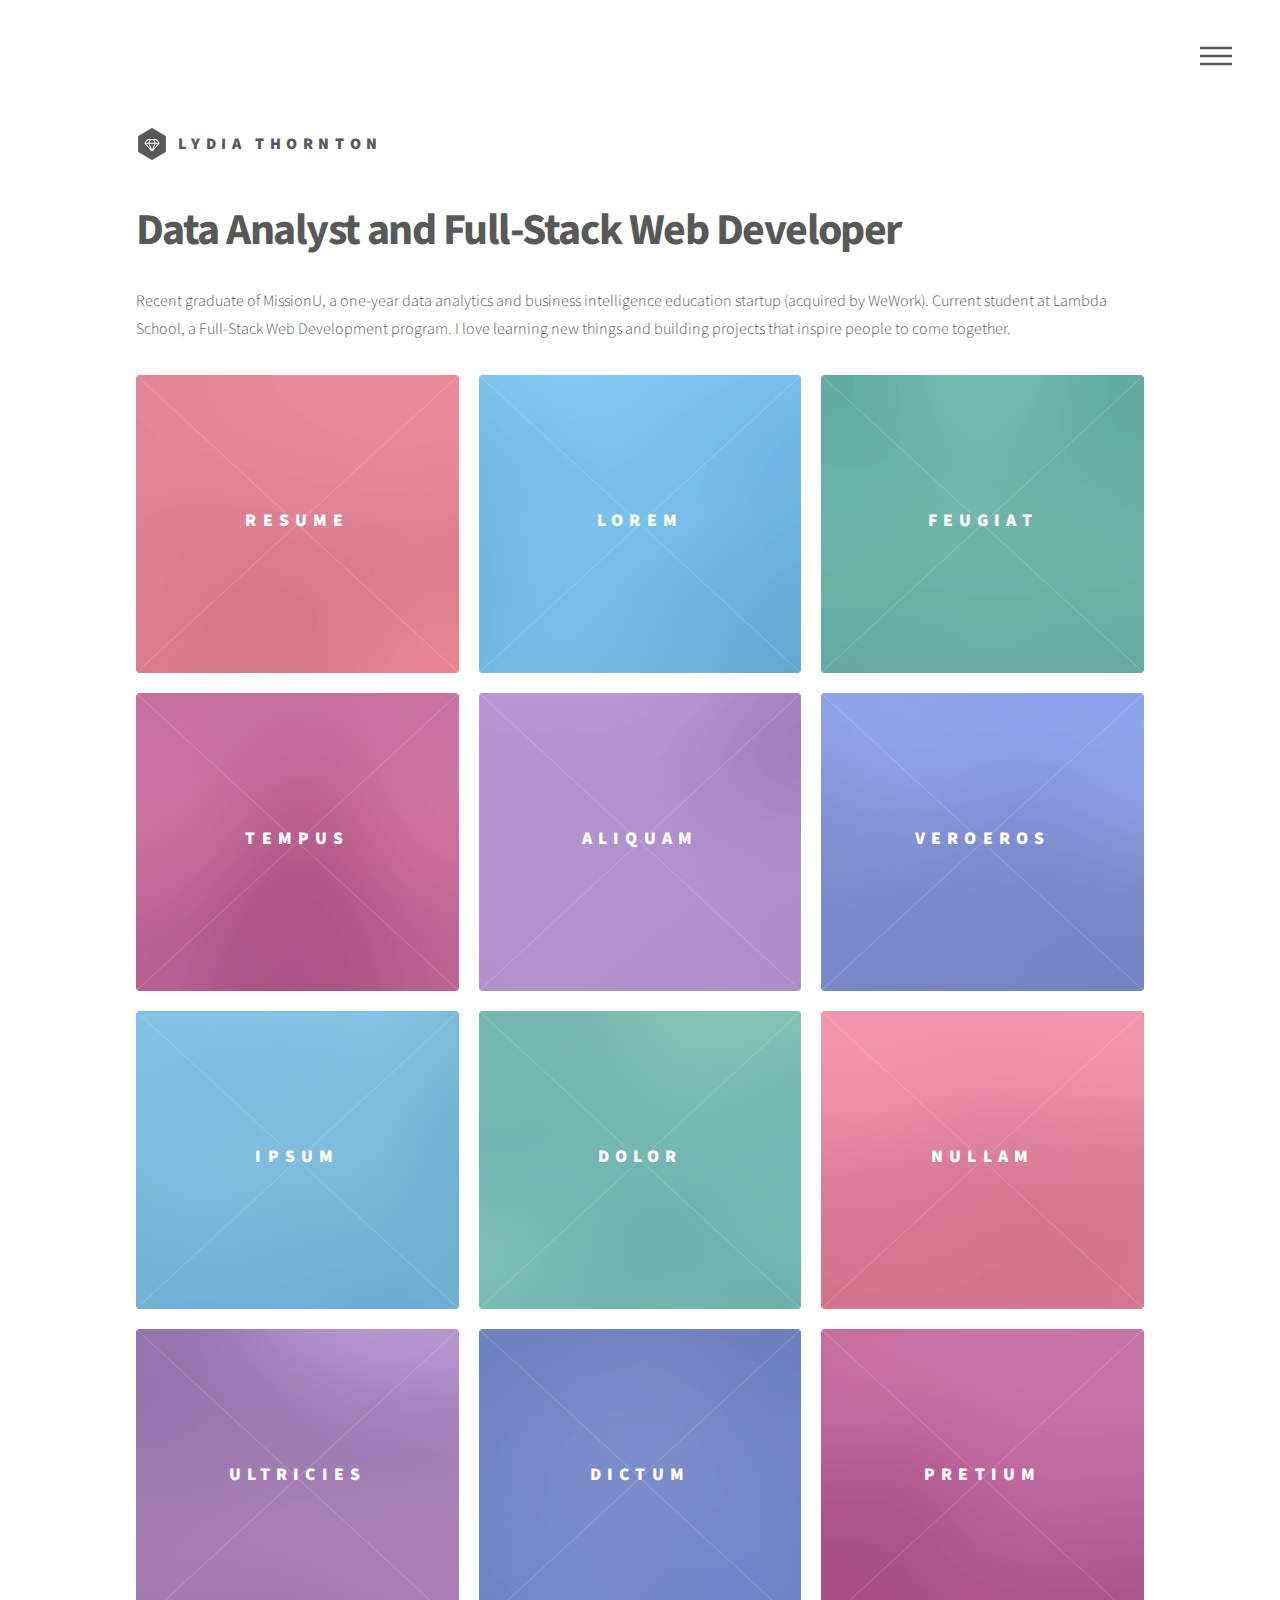
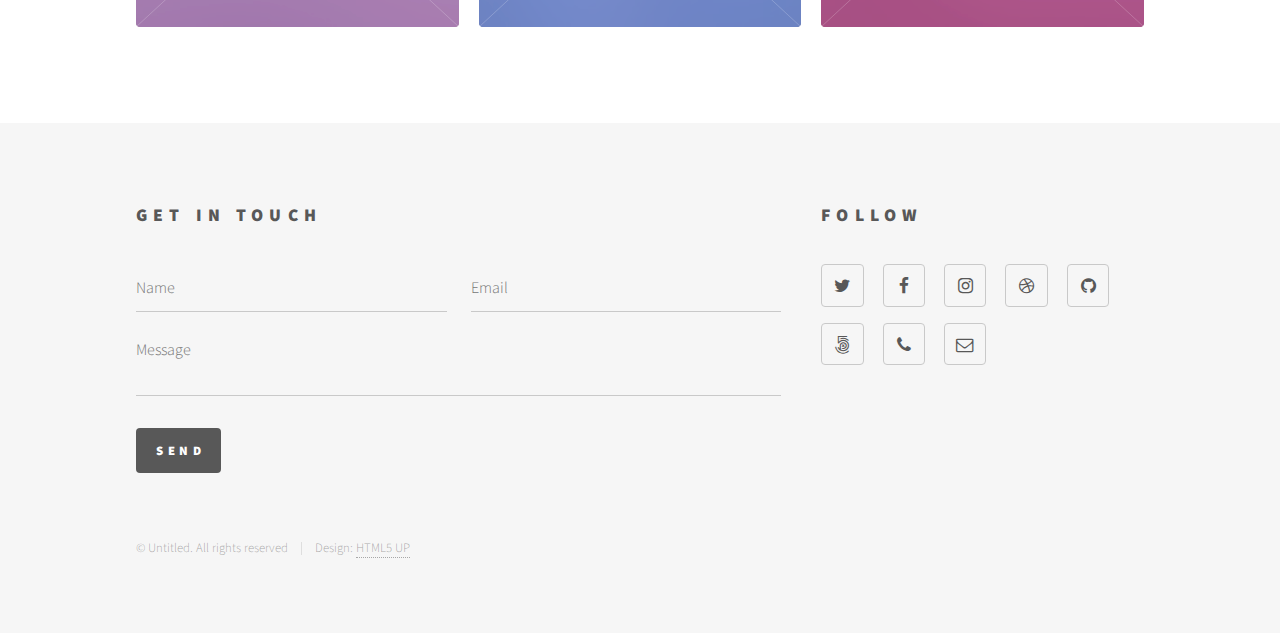
<file: html5up-phantom/index.html>
<!DOCTYPE HTML>
<!--
	Phantom by HTML5 UP
	html5up.net | @ajlkn
	Free for personal and commercial use under the CCA 3.0 license (html5up.net/license)
-->
<html>
	<head>
		<title>Phantom by HTML5 UP</title>
		<meta charset="utf-8" />
		<meta name="viewport" content="width=device-width, initial-scale=1, user-scalable=no" />
		<link rel="stylesheet" href="assets/css/main.css" />
		<noscript><link rel="stylesheet" href="assets/css/noscript.css" /></noscript>
	</head>
	<body class="is-preload">
		<!-- Wrapper -->
			<div id="wrapper">

				<!-- Header -->
					<header id="header">
						<div class="inner">

							<!-- Logo -->
								<a href="index.html" class="logo">
									<span class="symbol"><img src="images/logo.svg" alt="" /></span><span class="title">Lydia Thornton</span>
								</a>

							<!-- Nav -->
								<nav>
									<ul>
										<li><a href="#menu">Menu</a></li>
									</ul>
								</nav>

						</div>
					</header>

				<!-- Menu -->
					<nav id="menu">
						<h2>Menu</h2>
						<ul>
							<li><a href="index.html">Home</a></li>
							<li><a href="resume.html">Resume</a></li>
							<li><a href="generic.html">Tempus etiam</a></li>
							<li><a href="generic.html">Consequat dolor</a></li>
							<li><a href="elements.html">Elements</a></li>
						</ul>
					</nav>

				<!-- Main -->
					<div id="main">
						<div class="inner">
							<header>
								<h1>Data Analyst and Full-Stack Web Developer<br />
								</h1>
								<p>Recent graduate of MissionU, a one-year data analytics and business intelligence education startup (acquired by WeWork). Current student at Lambda School, a Full-Stack Web Development program. I love learning new things and building projects that inspire people to come together. </p>
							</header>
							
							<section class="tiles">
								<article class="style1">
									<span class="image">
										<img src="images/pic01.jpg" alt="" />
									</span>
									<a href="resume.html">
										<h2>Resume</h2>
										<div class="content">
											<p>Let's build something together.</p>
										</div>
									</a>
								</article>
								<article class="style2">
									<span class="image">
										<img src="images/pic02.jpg" alt="" />
									</span>
									<a href="generic.html">
										<h2>Lorem</h2>
										<div class="content">
											<p>Sed nisl arcu euismod sit amet nisi lorem etiam dolor veroeros et feugiat.</p>
										</div>
									</a>
								</article>
								<article class="style3">
									<span class="image">
										<img src="images/pic03.jpg" alt="" />
									</span>
									<a href="generic.html">
										<h2>Feugiat</h2>
										<div class="content">
											<p>Sed nisl arcu euismod sit amet nisi lorem etiam dolor veroeros et feugiat.</p>
										</div>
									</a>
								</article>
								<article class="style4">
									<span class="image">
										<img src="images/pic04.jpg" alt="" />
									</span>
									<a href="generic.html">
										<h2>Tempus</h2>
										<div class="content">
											<p>Sed nisl arcu euismod sit amet nisi lorem etiam dolor veroeros et feugiat.</p>
										</div>
									</a>
								</article>
								<article class="style5">
									<span class="image">
										<img src="images/pic05.jpg" alt="" />
									</span>
									<a href="generic.html">
										<h2>Aliquam</h2>
										<div class="content">
											<p>Sed nisl arcu euismod sit amet nisi lorem etiam dolor veroeros et feugiat.</p>
										</div>
									</a>
								</article>
								<article class="style6">
									<span class="image">
										<img src="images/pic06.jpg" alt="" />
									</span>
									<a href="generic.html">
										<h2>Veroeros</h2>
										<div class="content">
											<p>Sed nisl arcu euismod sit amet nisi lorem etiam dolor veroeros et feugiat.</p>
										</div>
									</a>
								</article>
								<article class="style2">
									<span class="image">
										<img src="images/pic07.jpg" alt="" />
									</span>
									<a href="generic.html">
										<h2>Ipsum</h2>
										<div class="content">
											<p>Sed nisl arcu euismod sit amet nisi lorem etiam dolor veroeros et feugiat.</p>
										</div>
									</a>
								</article>
								<article class="style3">
									<span class="image">
										<img src="images/pic08.jpg" alt="" />
									</span>
									<a href="generic.html">
										<h2>Dolor</h2>
										<div class="content">
											<p>Sed nisl arcu euismod sit amet nisi lorem etiam dolor veroeros et feugiat.</p>
										</div>
									</a>
								</article>
								<article class="style1">
									<span class="image">
										<img src="images/pic09.jpg" alt="" />
									</span>
									<a href="generic.html">
										<h2>Nullam</h2>
										<div class="content">
											<p>Sed nisl arcu euismod sit amet nisi lorem etiam dolor veroeros et feugiat.</p>
										</div>
									</a>
								</article>
								<article class="style5">
									<span class="image">
										<img src="images/pic10.jpg" alt="" />
									</span>
									<a href="generic.html">
										<h2>Ultricies</h2>
										<div class="content">
											<p>Sed nisl arcu euismod sit amet nisi lorem etiam dolor veroeros et feugiat.</p>
										</div>
									</a>
								</article>
								<article class="style6">
									<span class="image">
										<img src="images/pic11.jpg" alt="" />
									</span>
									<a href="generic.html">
										<h2>Dictum</h2>
										<div class="content">
											<p>Sed nisl arcu euismod sit amet nisi lorem etiam dolor veroeros et feugiat.</p>
										</div>
									</a>
								</article>
								<article class="style4">
									<span class="image">
										<img src="images/pic12.jpg" alt="" />
									</span>
									<a href="generic.html">
										<h2>Pretium</h2>
										<div class="content">
											<p>Sed nisl arcu euismod sit amet nisi lorem etiam dolor veroeros et feugiat.</p>
										</div>
									</a>
								</article>
							</section>
						</div>
					</div>

				<!-- Footer -->
					<footer id="footer">
						<div class="inner">
							<section>
								<h2>Get in touch</h2>
								<form method="post" action="#">
									<div class="fields">
										<div class="field half">
											<input type="text" name="name" id="name" placeholder="Name" />
										</div>
										<div class="field half">
											<input type="email" name="email" id="email" placeholder="Email" />
										</div>
										<div class="field">
											<textarea name="message" id="message" placeholder="Message"></textarea>
										</div>
									</div>
									<ul class="actions">
										<li><input type="submit" value="Send" class="primary" /></li>
									</ul>
								</form>
							</section>
							<section>
								<h2>Follow</h2>
								<ul class="icons">
									<li><a href="#" class="icon style2 fa-twitter"><span class="label">Twitter</span></a></li>
									<li><a href="#" class="icon style2 fa-facebook"><span class="label">Facebook</span></a></li>
									<li><a href="#" class="icon style2 fa-instagram"><span class="label">Instagram</span></a></li>
									<li><a href="#" class="icon style2 fa-dribbble"><span class="label">Dribbble</span></a></li>
									<li><a href="#" class="icon style2 fa-github"><span class="label">GitHub</span></a></li>
									<li><a href="#" class="icon style2 fa-500px"><span class="label">500px</span></a></li>
									<li><a href="#" class="icon style2 fa-phone"><span class="label">Phone</span></a></li>
									<li><a href="#" class="icon style2 fa-envelope-o"><span class="label">Email</span></a></li>
								</ul>
							</section>
							<ul class="copyright">
								<li>&copy; Untitled. All rights reserved</li><li>Design: <a href="http://html5up.net">HTML5 UP</a></li>
							</ul>
						</div>
					</footer>

			</div>

		<!-- Scripts -->
			<script src="assets/js/jquery.min.js"></script>
			<script src="assets/js/browser.min.js"></script>
			<script src="assets/js/breakpoints.min.js"></script>
			<script src="assets/js/util.js"></script>
			<script src="assets/js/main.js"></script>

	</body>
</html>
</file>
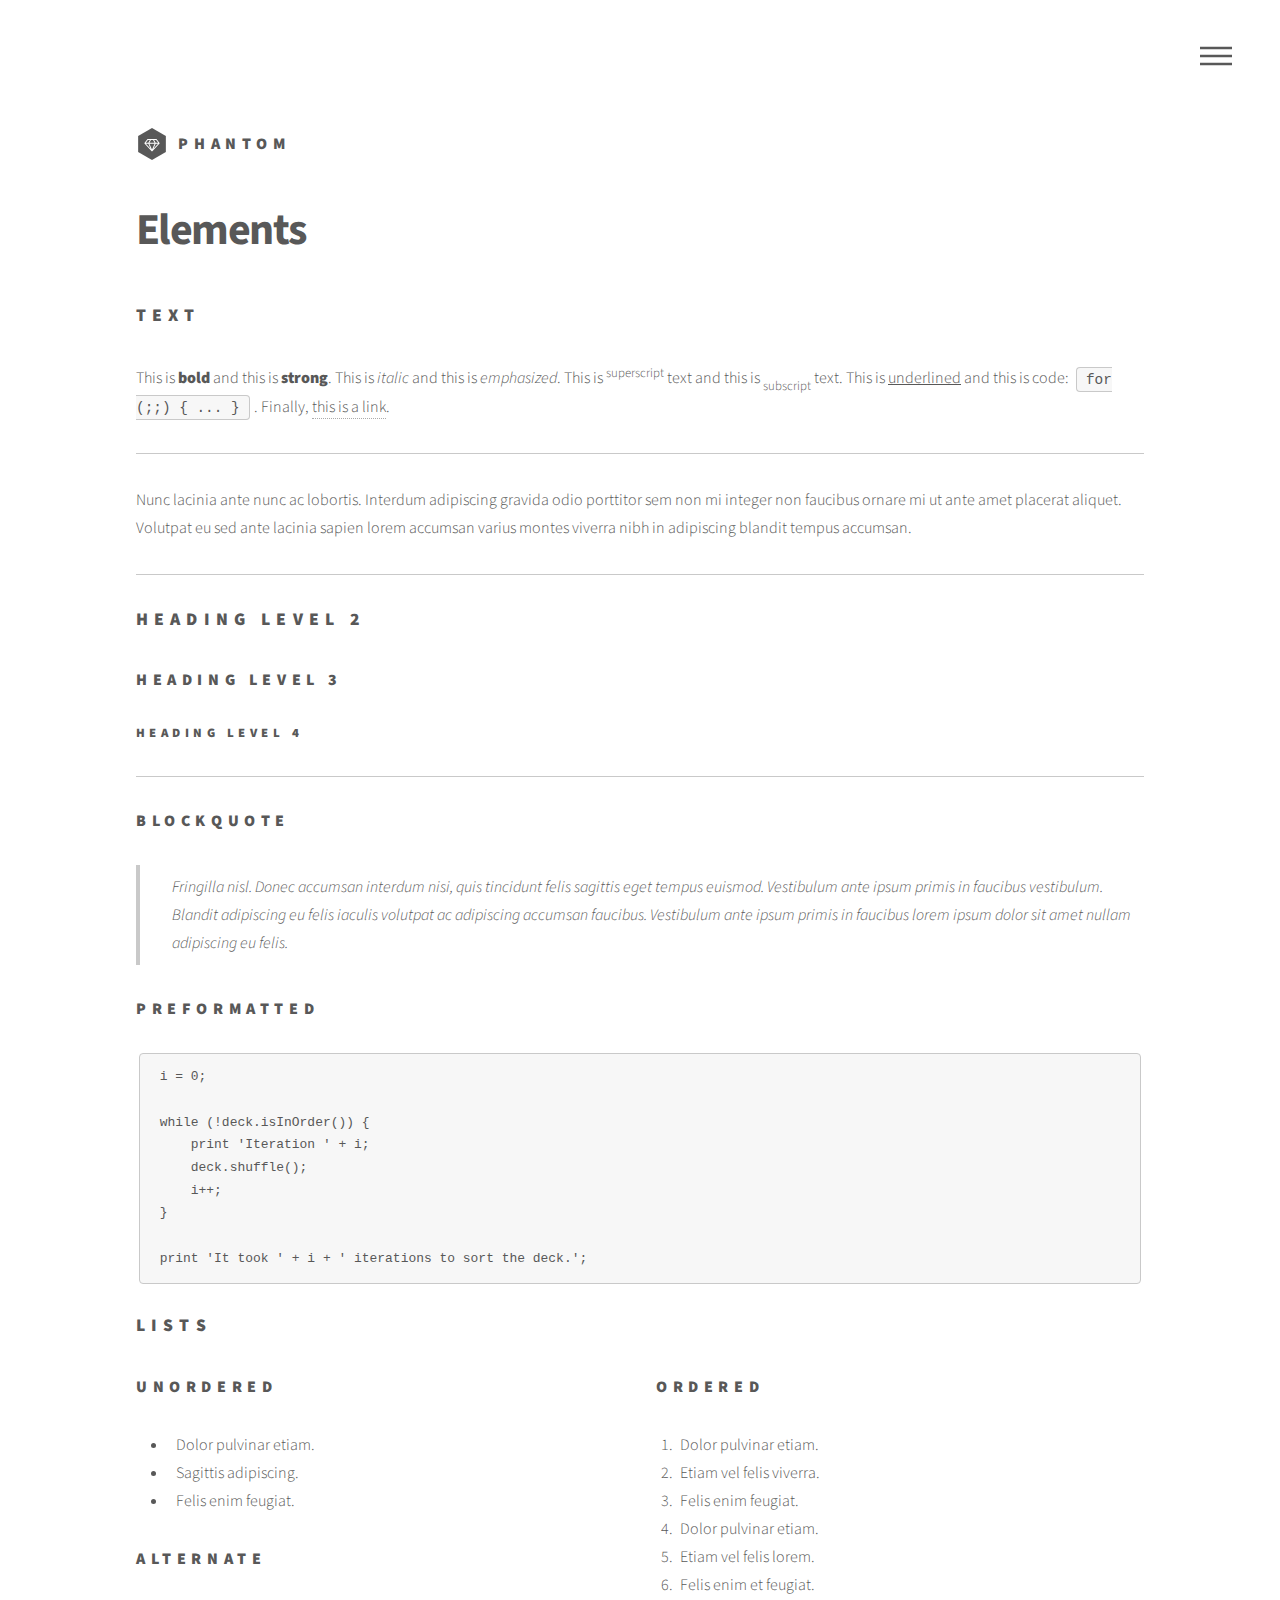
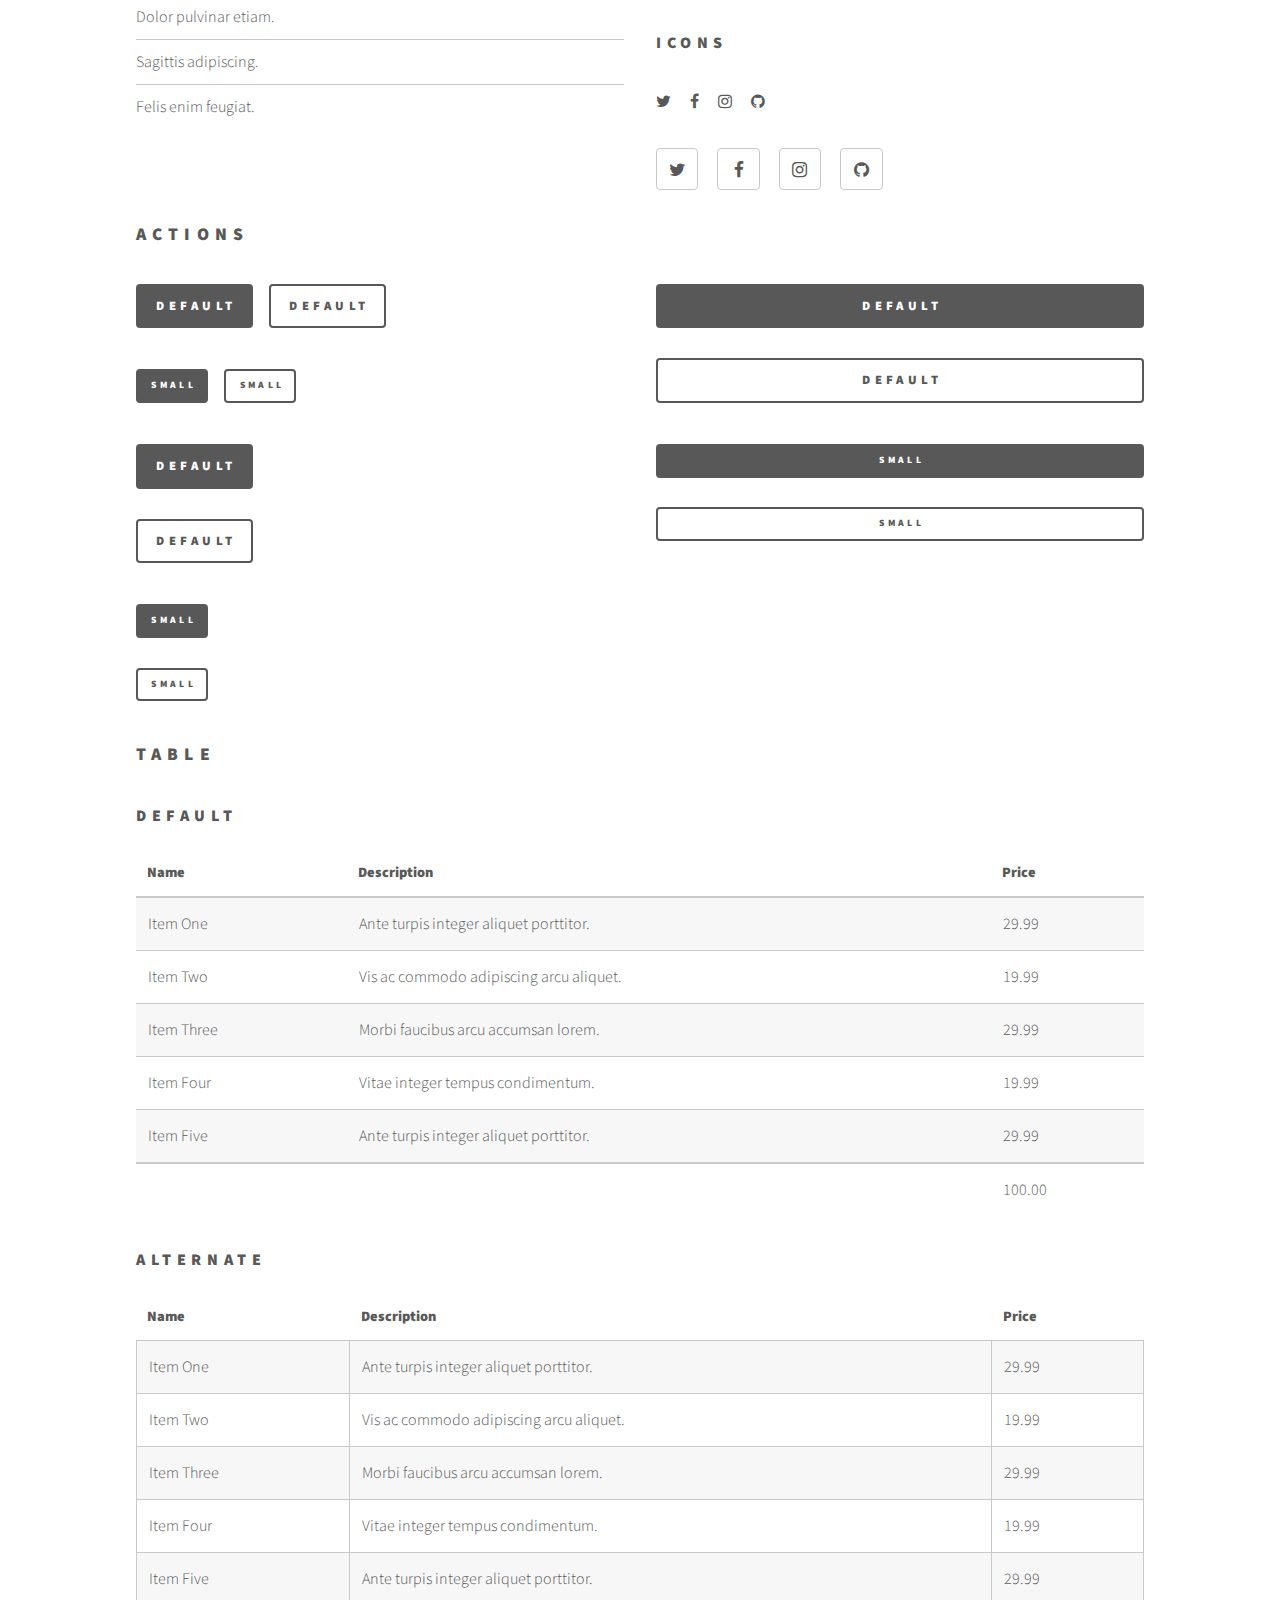
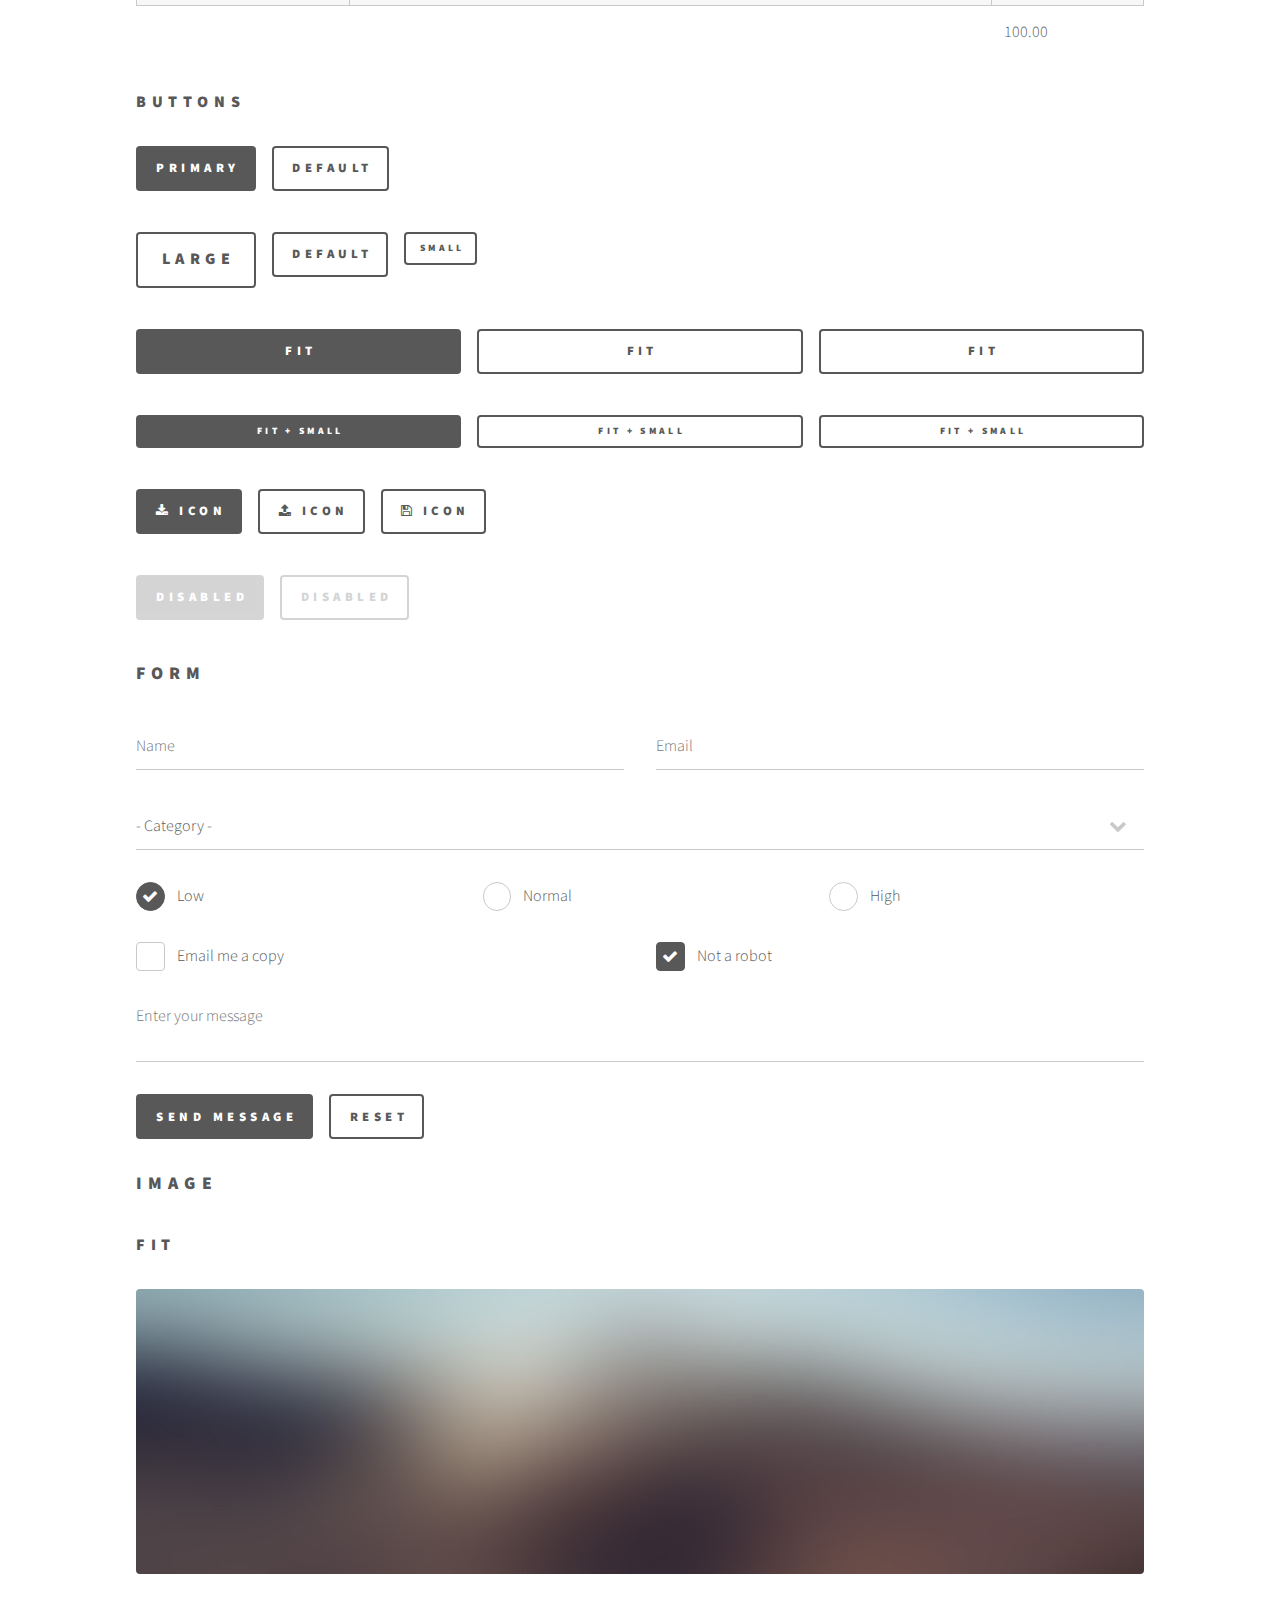
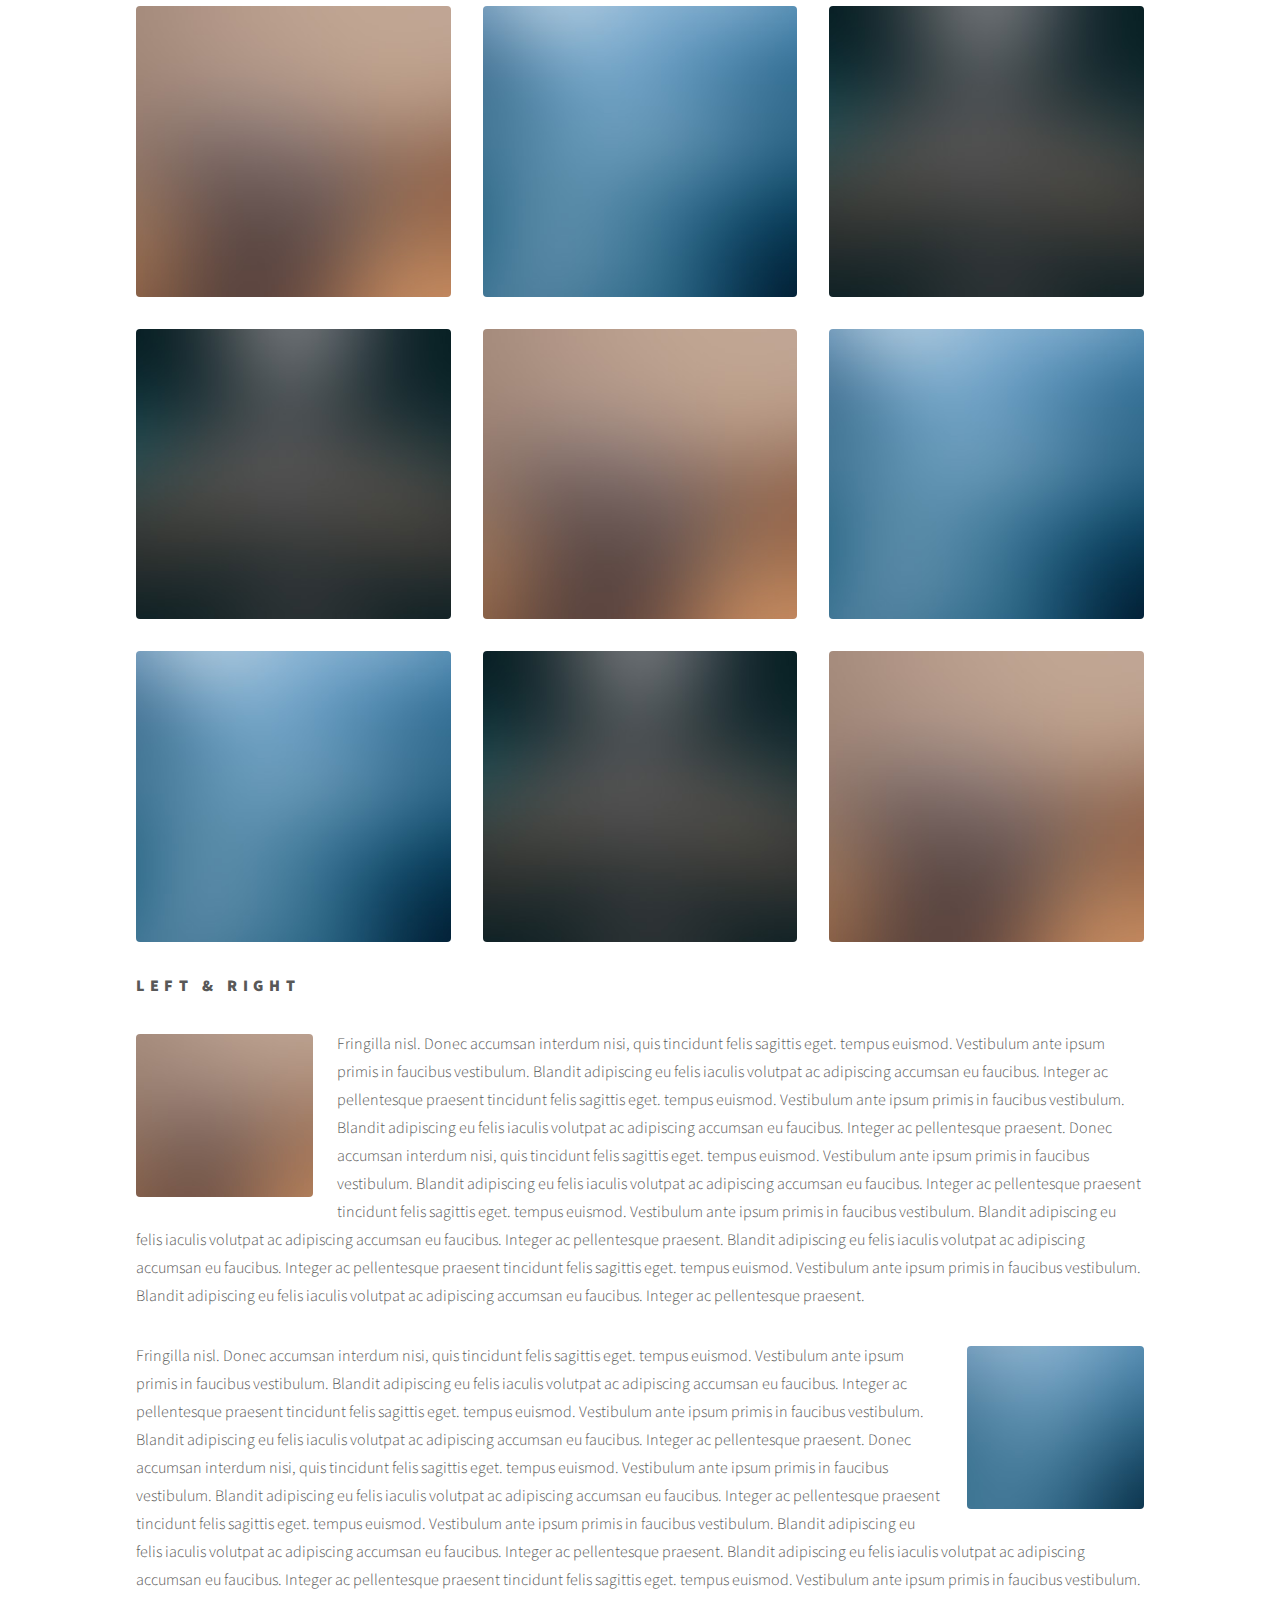
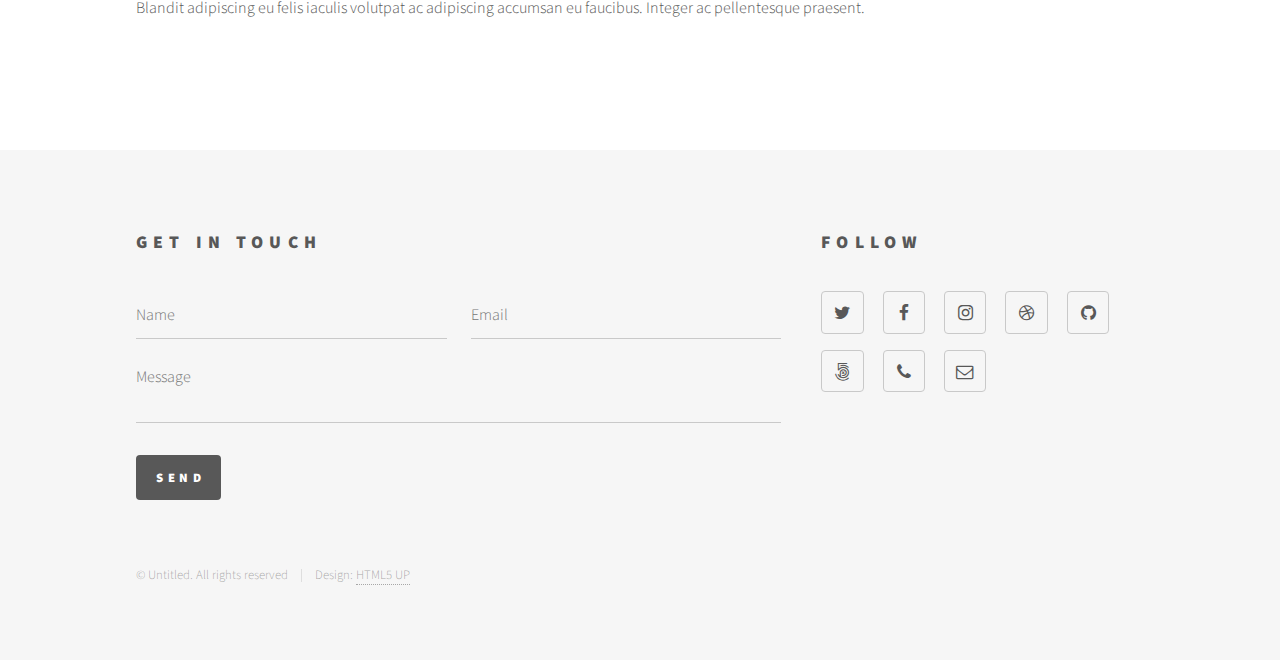
<file: html5up-phantom/elements.html>
<!DOCTYPE HTML>
<!--
	Phantom by HTML5 UP
	html5up.net | @ajlkn
	Free for personal and commercial use under the CCA 3.0 license (html5up.net/license)
-->
<html>
	<head>
		<title>Elements - Phantom by HTML5 UP</title>
		<meta charset="utf-8" />
		<meta name="viewport" content="width=device-width, initial-scale=1, user-scalable=no" />
		<link rel="stylesheet" href="assets/css/main.css" />
		<noscript><link rel="stylesheet" href="assets/css/noscript.css" /></noscript>
	</head>
	<body class="is-preload">
		<!-- Wrapper -->
			<div id="wrapper">

				<!-- Header -->
					<header id="header">
						<div class="inner">

							<!-- Logo -->
								<a href="index.html" class="logo">
									<span class="symbol"><img src="images/logo.svg" alt="" /></span><span class="title">Phantom</span>
								</a>

							<!-- Nav -->
								<nav>
									<ul>
										<li><a href="#menu">Menu</a></li>
									</ul>
								</nav>

						</div>
					</header>

				<!-- Menu -->
					<nav id="menu">
						<h2>Menu</h2>
						<ul>
							<li><a href="index.html">Home</a></li>
							<li><a href="generic.html">Ipsum veroeros</a></li>
							<li><a href="generic.html">Tempus etiam</a></li>
							<li><a href="generic.html">Consequat dolor</a></li>
							<li><a href="elements.html">Elements</a></li>
						</ul>
					</nav>

				<!-- Main -->
					<div id="main">
						<div class="inner">
							<h1>Elements</h1>

							<!-- Text -->
								<section>
									<h2>Text</h2>
									<p>This is <b>bold</b> and this is <strong>strong</strong>. This is <i>italic</i> and this is <em>emphasized</em>.
									This is <sup>superscript</sup> text and this is <sub>subscript</sub> text.
									This is <u>underlined</u> and this is code: <code>for (;;) { ... }</code>. Finally, <a href="#">this is a link</a>.</p>
									<hr />
									<p>Nunc lacinia ante nunc ac lobortis. Interdum adipiscing gravida odio porttitor sem non mi integer non faucibus ornare mi ut ante amet placerat aliquet. Volutpat eu sed ante lacinia sapien lorem accumsan varius montes viverra nibh in adipiscing blandit tempus accumsan.</p>
									<hr />
									<h2>Heading Level 2</h2>
									<h3>Heading Level 3</h3>
									<h4>Heading Level 4</h4>
									<hr />
									<h3>Blockquote</h3>
									<blockquote>Fringilla nisl. Donec accumsan interdum nisi, quis tincidunt felis sagittis eget tempus euismod. Vestibulum ante ipsum primis in faucibus vestibulum. Blandit adipiscing eu felis iaculis volutpat ac adipiscing accumsan faucibus. Vestibulum ante ipsum primis in faucibus lorem ipsum dolor sit amet nullam adipiscing eu felis.</blockquote>
									<h3>Preformatted</h3>
									<pre><code>i = 0;

while (!deck.isInOrder()) {
    print 'Iteration ' + i;
    deck.shuffle();
    i++;
}

print 'It took ' + i + ' iterations to sort the deck.';</code></pre>
								</section>

							<!-- Lists -->
								<section>
									<h2>Lists</h2>
									<div class="row">
										<div class="col-6 col-12-medium">
											<h3>Unordered</h3>
											<ul>
												<li>Dolor pulvinar etiam.</li>
												<li>Sagittis adipiscing.</li>
												<li>Felis enim feugiat.</li>
											</ul>
											<h3>Alternate</h3>
											<ul class="alt">
												<li>Dolor pulvinar etiam.</li>
												<li>Sagittis adipiscing.</li>
												<li>Felis enim feugiat.</li>
											</ul>
										</div>
										<div class="col-6 col-12-medium">
											<h3>Ordered</h3>
											<ol>
												<li>Dolor pulvinar etiam.</li>
												<li>Etiam vel felis viverra.</li>
												<li>Felis enim feugiat.</li>
												<li>Dolor pulvinar etiam.</li>
												<li>Etiam vel felis lorem.</li>
												<li>Felis enim et feugiat.</li>
											</ol>
											<h3>Icons</h3>
											<ul class="icons">
												<li><a href="#" class="icon style1 fa-twitter"><span class="label">Twitter</span></a></li>
												<li><a href="#" class="icon style1 fa-facebook"><span class="label">Facebook</span></a></li>
												<li><a href="#" class="icon style1 fa-instagram"><span class="label">Instagram</span></a></li>
												<li><a href="#" class="icon style1 fa-github"><span class="label">Github</span></a></li>
											</ul>
											<ul class="icons">
												<li><a href="#" class="icon style2 fa-twitter"><span class="label">Twitter</span></a></li>
												<li><a href="#" class="icon style2 fa-facebook"><span class="label">Facebook</span></a></li>
												<li><a href="#" class="icon style2 fa-instagram"><span class="label">Instagram</span></a></li>
												<li><a href="#" class="icon style2 fa-github"><span class="label">Github</span></a></li>
											</ul>
										</div>
									</div>
									<h2>Actions</h2>
									<div class="row">
										<div class="col-6 col-12-medium">
											<ul class="actions">
												<li><a href="#" class="button primary">Default</a></li>
												<li><a href="#" class="button">Default</a></li>
											</ul>
											<ul class="actions small">
												<li><a href="#" class="button primary small">Small</a></li>
												<li><a href="#" class="button small">Small</a></li>
											</ul>
											<ul class="actions stacked">
												<li><a href="#" class="button primary">Default</a></li>
												<li><a href="#" class="button">Default</a></li>
											</ul>
											<ul class="actions stacked">
												<li><a href="#" class="button primary small">Small</a></li>
												<li><a href="#" class="button small">Small</a></li>
											</ul>
										</div>
										<div class="col-6 col-12-medium">
											<ul class="actions stacked">
												<li><a href="#" class="button primary fit">Default</a></li>
												<li><a href="#" class="button fit">Default</a></li>
											</ul>
											<ul class="actions stacked">
												<li><a href="#" class="button primary small fit">Small</a></li>
												<li><a href="#" class="button small fit">Small</a></li>
											</ul>
										</div>
									</div>
								</section>

							<!-- Table -->
								<section>
									<h2>Table</h2>
									<h3>Default</h3>
									<div class="table-wrapper">
										<table>
											<thead>
												<tr>
													<th>Name</th>
													<th>Description</th>
													<th>Price</th>
												</tr>
											</thead>
											<tbody>
												<tr>
													<td>Item One</td>
													<td>Ante turpis integer aliquet porttitor.</td>
													<td>29.99</td>
												</tr>
												<tr>
													<td>Item Two</td>
													<td>Vis ac commodo adipiscing arcu aliquet.</td>
													<td>19.99</td>
												</tr>
												<tr>
													<td>Item Three</td>
													<td> Morbi faucibus arcu accumsan lorem.</td>
													<td>29.99</td>
												</tr>
												<tr>
													<td>Item Four</td>
													<td>Vitae integer tempus condimentum.</td>
													<td>19.99</td>
												</tr>
												<tr>
													<td>Item Five</td>
													<td>Ante turpis integer aliquet porttitor.</td>
													<td>29.99</td>
												</tr>
											</tbody>
											<tfoot>
												<tr>
													<td colspan="2"></td>
													<td>100.00</td>
												</tr>
											</tfoot>
										</table>
									</div>

									<h3>Alternate</h3>
									<div class="table-wrapper">
										<table class="alt">
											<thead>
												<tr>
													<th>Name</th>
													<th>Description</th>
													<th>Price</th>
												</tr>
											</thead>
											<tbody>
												<tr>
													<td>Item One</td>
													<td>Ante turpis integer aliquet porttitor.</td>
													<td>29.99</td>
												</tr>
												<tr>
													<td>Item Two</td>
													<td>Vis ac commodo adipiscing arcu aliquet.</td>
													<td>19.99</td>
												</tr>
												<tr>
													<td>Item Three</td>
													<td> Morbi faucibus arcu accumsan lorem.</td>
													<td>29.99</td>
												</tr>
												<tr>
													<td>Item Four</td>
													<td>Vitae integer tempus condimentum.</td>
													<td>19.99</td>
												</tr>
												<tr>
													<td>Item Five</td>
													<td>Ante turpis integer aliquet porttitor.</td>
													<td>29.99</td>
												</tr>
											</tbody>
											<tfoot>
												<tr>
													<td colspan="2"></td>
													<td>100.00</td>
												</tr>
											</tfoot>
										</table>
									</div>
								</section>

							<!-- Buttons -->
								<section>
									<h3>Buttons</h3>
									<ul class="actions">
										<li><a href="#" class="button primary">Primary</a></li>
										<li><a href="#" class="button">Default</a></li>
									</ul>
									<ul class="actions">
										<li><a href="#" class="button large">Large</a></li>
										<li><a href="#" class="button">Default</a></li>
										<li><a href="#" class="button small">Small</a></li>
									</ul>
									<ul class="actions fit">
										<li><a href="#" class="button primary fit">Fit</a></li>
										<li><a href="#" class="button fit">Fit</a></li>
										<li><a href="#" class="button fit">Fit</a></li>
									</ul>
									<ul class="actions fit small">
										<li><a href="#" class="button primary fit small">Fit + Small</a></li>
										<li><a href="#" class="button fit small">Fit + Small</a></li>
										<li><a href="#" class="button fit small">Fit + Small</a></li>
									</ul>
									<ul class="actions">
										<li><a href="#" class="button primary icon fa-download">Icon</a></li>
										<li><a href="#" class="button icon fa-upload">Icon</a></li>
										<li><a href="#" class="button icon fa-save">Icon</a></li>
									</ul>
									<ul class="actions">
										<li><span class="button primary disabled">Disabled</span></li>
										<li><span class="button disabled">Disabled</span></li>
									</ul>
								</section>

							<!-- Form -->
								<section>
									<h2>Form</h2>
									<form method="post" action="#">
										<div class="row gtr-uniform">
											<div class="col-6 col-12-xsmall">
												<input type="text" name="demo-name" id="demo-name" value="" placeholder="Name" />
											</div>
											<div class="col-6 col-12-xsmall">
												<input type="email" name="demo-email" id="demo-email" value="" placeholder="Email" />
											</div>
											<div class="col-12">
												<select name="demo-category" id="demo-category">
													<option value="">- Category -</option>
													<option value="1">Manufacturing</option>
													<option value="1">Shipping</option>
													<option value="1">Administration</option>
													<option value="1">Human Resources</option>
												</select>
											</div>
											<div class="col-4 col-12-small">
												<input type="radio" id="demo-priority-low" name="demo-priority" checked>
												<label for="demo-priority-low">Low</label>
											</div>
											<div class="col-4 col-12-small">
												<input type="radio" id="demo-priority-normal" name="demo-priority">
												<label for="demo-priority-normal">Normal</label>
											</div>
											<div class="col-4 col-12-small">
												<input type="radio" id="demo-priority-high" name="demo-priority">
												<label for="demo-priority-high">High</label>
											</div>
											<div class="col-6 col-12-small">
												<input type="checkbox" id="demo-copy" name="demo-copy">
												<label for="demo-copy">Email me a copy</label>
											</div>
											<div class="col-6 col-12-small">
												<input type="checkbox" id="demo-human" name="demo-human" checked>
												<label for="demo-human">Not a robot</label>
											</div>
											<div class="col-12">
												<textarea name="demo-message" id="demo-message" placeholder="Enter your message" rows="6"></textarea>
											</div>
											<div class="col-12">
												<ul class="actions">
													<li><input type="submit" value="Send Message" class="primary" /></li>
													<li><input type="reset" value="Reset" /></li>
												</ul>
											</div>
										</div>
									</form>
								</section>

							<!-- Image -->
								<section>
									<h2>Image</h2>
									<h3>Fit</h3>
									<div class="box alt">
										<div class="row gtr-uniform">
											<div class="col-12"><span class="image fit"><img src="images/pic13.jpg" alt="" /></span></div>
											<div class="col-4"><span class="image fit"><img src="images/pic01.jpg" alt="" /></span></div>
											<div class="col-4"><span class="image fit"><img src="images/pic02.jpg" alt="" /></span></div>
											<div class="col-4"><span class="image fit"><img src="images/pic03.jpg" alt="" /></span></div>
											<div class="col-4"><span class="image fit"><img src="images/pic03.jpg" alt="" /></span></div>
											<div class="col-4"><span class="image fit"><img src="images/pic01.jpg" alt="" /></span></div>
											<div class="col-4"><span class="image fit"><img src="images/pic02.jpg" alt="" /></span></div>
											<div class="col-4"><span class="image fit"><img src="images/pic02.jpg" alt="" /></span></div>
											<div class="col-4"><span class="image fit"><img src="images/pic03.jpg" alt="" /></span></div>
											<div class="col-4"><span class="image fit"><img src="images/pic01.jpg" alt="" /></span></div>
										</div>
									</div>
									<h3>Left &amp; Right</h3>
									<p><span class="image left"><img src="images/pic14.jpg" alt="" /></span>Fringilla nisl. Donec accumsan interdum nisi, quis tincidunt felis sagittis eget. tempus euismod. Vestibulum ante ipsum primis in faucibus vestibulum. Blandit adipiscing eu felis iaculis volutpat ac adipiscing accumsan eu faucibus. Integer ac pellentesque praesent tincidunt felis sagittis eget. tempus euismod. Vestibulum ante ipsum primis in faucibus vestibulum. Blandit adipiscing eu felis iaculis volutpat ac adipiscing accumsan eu faucibus. Integer ac pellentesque praesent. Donec accumsan interdum nisi, quis tincidunt felis sagittis eget. tempus euismod. Vestibulum ante ipsum primis in faucibus vestibulum. Blandit adipiscing eu felis iaculis volutpat ac adipiscing accumsan eu faucibus. Integer ac pellentesque praesent tincidunt felis sagittis eget. tempus euismod. Vestibulum ante ipsum primis in faucibus vestibulum. Blandit adipiscing eu felis iaculis volutpat ac adipiscing accumsan eu faucibus. Integer ac pellentesque praesent. Blandit adipiscing eu felis iaculis volutpat ac adipiscing accumsan eu faucibus. Integer ac pellentesque praesent tincidunt felis sagittis eget. tempus euismod. Vestibulum ante ipsum primis in faucibus vestibulum. Blandit adipiscing eu felis iaculis volutpat ac adipiscing accumsan eu faucibus. Integer ac pellentesque praesent.</p>
									<p><span class="image right"><img src="images/pic15.jpg" alt="" /></span>Fringilla nisl. Donec accumsan interdum nisi, quis tincidunt felis sagittis eget. tempus euismod. Vestibulum ante ipsum primis in faucibus vestibulum. Blandit adipiscing eu felis iaculis volutpat ac adipiscing accumsan eu faucibus. Integer ac pellentesque praesent tincidunt felis sagittis eget. tempus euismod. Vestibulum ante ipsum primis in faucibus vestibulum. Blandit adipiscing eu felis iaculis volutpat ac adipiscing accumsan eu faucibus. Integer ac pellentesque praesent. Donec accumsan interdum nisi, quis tincidunt felis sagittis eget. tempus euismod. Vestibulum ante ipsum primis in faucibus vestibulum. Blandit adipiscing eu felis iaculis volutpat ac adipiscing accumsan eu faucibus. Integer ac pellentesque praesent tincidunt felis sagittis eget. tempus euismod. Vestibulum ante ipsum primis in faucibus vestibulum. Blandit adipiscing eu felis iaculis volutpat ac adipiscing accumsan eu faucibus. Integer ac pellentesque praesent. Blandit adipiscing eu felis iaculis volutpat ac adipiscing accumsan eu faucibus. Integer ac pellentesque praesent tincidunt felis sagittis eget. tempus euismod. Vestibulum ante ipsum primis in faucibus vestibulum. Blandit adipiscing eu felis iaculis volutpat ac adipiscing accumsan eu faucibus. Integer ac pellentesque praesent.</p>
								</section>

						</div>
					</div>

				<!-- Footer -->
					<footer id="footer">
						<div class="inner">
							<section>
								<h2>Get in touch</h2>
								<form method="post" action="#">
									<div class="fields">
										<div class="field half">
											<input type="text" name="name" id="name" placeholder="Name" />
										</div>
										<div class="field half">
											<input type="email" name="email" id="email" placeholder="Email" />
										</div>
										<div class="field">
											<textarea name="message" id="message" placeholder="Message"></textarea>
										</div>
									</div>
									<ul class="actions">
										<li><input type="submit" value="Send" class="primary" /></li>
									</ul>
								</form>
							</section>
							<section>
								<h2>Follow</h2>
								<ul class="icons">
									<li><a href="#" class="icon style2 fa-twitter"><span class="label">Twitter</span></a></li>
									<li><a href="#" class="icon style2 fa-facebook"><span class="label">Facebook</span></a></li>
									<li><a href="#" class="icon style2 fa-instagram"><span class="label">Instagram</span></a></li>
									<li><a href="#" class="icon style2 fa-dribbble"><span class="label">Dribbble</span></a></li>
									<li><a href="#" class="icon style2 fa-github"><span class="label">GitHub</span></a></li>
									<li><a href="#" class="icon style2 fa-500px"><span class="label">500px</span></a></li>
									<li><a href="#" class="icon style2 fa-phone"><span class="label">Phone</span></a></li>
									<li><a href="#" class="icon style2 fa-envelope-o"><span class="label">Email</span></a></li>
								</ul>
							</section>
							<ul class="copyright">
								<li>&copy; Untitled. All rights reserved</li><li>Design: <a href="http://html5up.net">HTML5 UP</a></li>
							</ul>
						</div>
					</footer>

			</div>

		<!-- Scripts -->
			<script src="assets/js/jquery.min.js"></script>
			<script src="assets/js/browser.min.js"></script>
			<script src="assets/js/breakpoints.min.js"></script>
			<script src="assets/js/util.js"></script>
			<script src="assets/js/main.js"></script>

	</body>
</html>
</file>
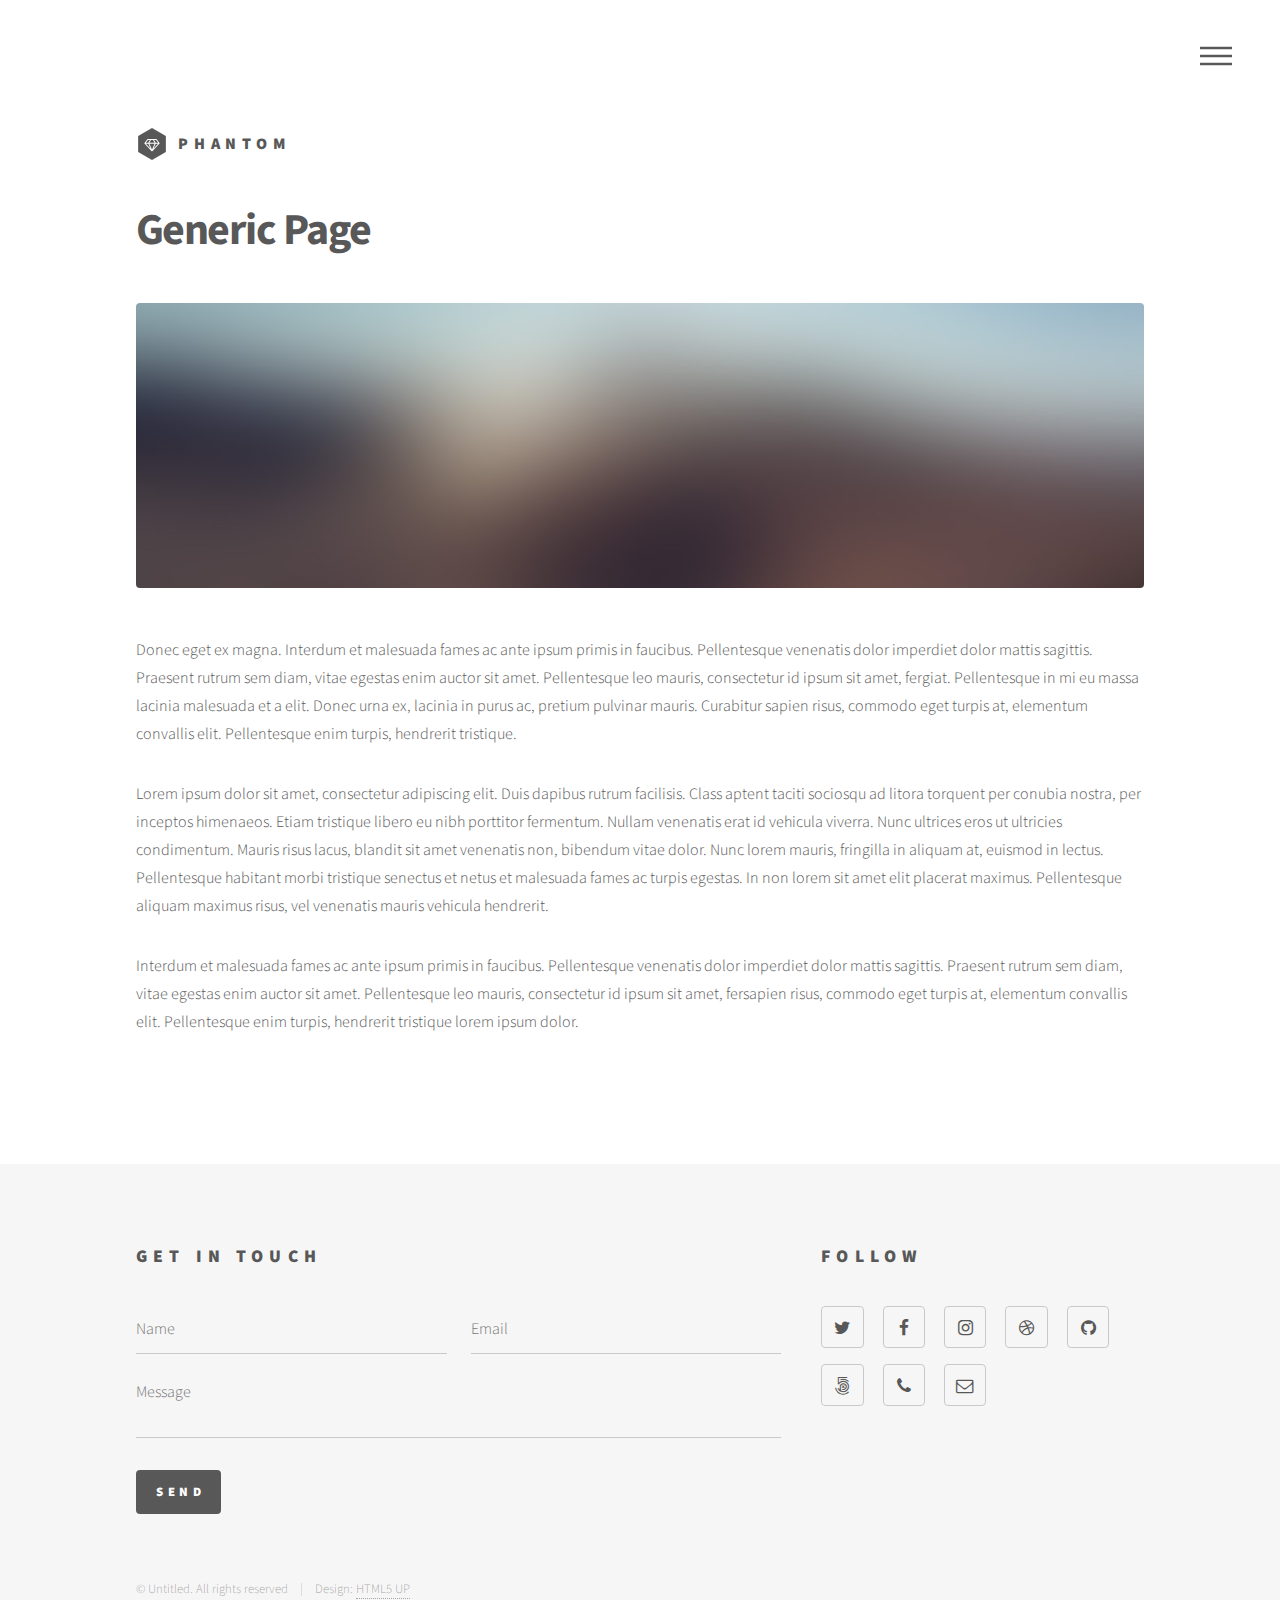
<file: html5up-phantom/generic.html>
<!DOCTYPE HTML>
<!--
	Phantom by HTML5 UP
	html5up.net | @ajlkn
	Free for personal and commercial use under the CCA 3.0 license (html5up.net/license)
-->
<html>
	<head>
		<title>Generic - Phantom by HTML5 UP</title>
		<meta charset="utf-8" />
		<meta name="viewport" content="width=device-width, initial-scale=1, user-scalable=no" />
		<link rel="stylesheet" href="assets/css/main.css" />
		<noscript><link rel="stylesheet" href="assets/css/noscript.css" /></noscript>
	</head>
	<body class="is-preload">
		<!-- Wrapper -->
			<div id="wrapper">

				<!-- Header -->
					<header id="header">
						<div class="inner">

							<!-- Logo -->
								<a href="index.html" class="logo">
									<span class="symbol"><img src="images/logo.svg" alt="" /></span><span class="title">Phantom</span>
								</a>

							<!-- Nav -->
								<nav>
									<ul>
										<li><a href="#menu">Menu</a></li>
									</ul>
								</nav>

						</div>
					</header>

				<!-- Menu -->
					<nav id="menu">
						<h2>Menu</h2>
						<ul>
							<li><a href="index.html">Home</a></li>
							<li><a href="generic.html">Ipsum veroeros</a></li>
							<li><a href="generic.html">Tempus etiam</a></li>
							<li><a href="generic.html">Consequat dolor</a></li>
							<li><a href="elements.html">Elements</a></li>
						</ul>
					</nav>

				<!-- Main -->
					<div id="main">
						<div class="inner">
							<h1>Generic Page</h1>
							<span class="image main"><img src="images/pic13.jpg" alt="" /></span>
							<p>Donec eget ex magna. Interdum et malesuada fames ac ante ipsum primis in faucibus. Pellentesque venenatis dolor imperdiet dolor mattis sagittis. Praesent rutrum sem diam, vitae egestas enim auctor sit amet. Pellentesque leo mauris, consectetur id ipsum sit amet, fergiat. Pellentesque in mi eu massa lacinia malesuada et a elit. Donec urna ex, lacinia in purus ac, pretium pulvinar mauris. Curabitur sapien risus, commodo eget turpis at, elementum convallis elit. Pellentesque enim turpis, hendrerit tristique.</p>
							<p>Lorem ipsum dolor sit amet, consectetur adipiscing elit. Duis dapibus rutrum facilisis. Class aptent taciti sociosqu ad litora torquent per conubia nostra, per inceptos himenaeos. Etiam tristique libero eu nibh porttitor fermentum. Nullam venenatis erat id vehicula viverra. Nunc ultrices eros ut ultricies condimentum. Mauris risus lacus, blandit sit amet venenatis non, bibendum vitae dolor. Nunc lorem mauris, fringilla in aliquam at, euismod in lectus. Pellentesque habitant morbi tristique senectus et netus et malesuada fames ac turpis egestas. In non lorem sit amet elit placerat maximus. Pellentesque aliquam maximus risus, vel venenatis mauris vehicula hendrerit.</p>
							<p>Interdum et malesuada fames ac ante ipsum primis in faucibus. Pellentesque venenatis dolor imperdiet dolor mattis sagittis. Praesent rutrum sem diam, vitae egestas enim auctor sit amet. Pellentesque leo mauris, consectetur id ipsum sit amet, fersapien risus, commodo eget turpis at, elementum convallis elit. Pellentesque enim turpis, hendrerit tristique lorem ipsum dolor.</p>
						</div>
					</div>

				<!-- Footer -->
					<footer id="footer">
						<div class="inner">
							<section>
								<h2>Get in touch</h2>
								<form method="post" action="#">
									<div class="fields">
										<div class="field half">
											<input type="text" name="name" id="name" placeholder="Name" />
										</div>
										<div class="field half">
											<input type="email" name="email" id="email" placeholder="Email" />
										</div>
										<div class="field">
											<textarea name="message" id="message" placeholder="Message"></textarea>
										</div>
									</div>
									<ul class="actions">
										<li><input type="submit" value="Send" class="primary" /></li>
									</ul>
								</form>
							</section>
							<section>
								<h2>Follow</h2>
								<ul class="icons">
									<li><a href="#" class="icon style2 fa-twitter"><span class="label">Twitter</span></a></li>
									<li><a href="#" class="icon style2 fa-facebook"><span class="label">Facebook</span></a></li>
									<li><a href="#" class="icon style2 fa-instagram"><span class="label">Instagram</span></a></li>
									<li><a href="#" class="icon style2 fa-dribbble"><span class="label">Dribbble</span></a></li>
									<li><a href="#" class="icon style2 fa-github"><span class="label">GitHub</span></a></li>
									<li><a href="#" class="icon style2 fa-500px"><span class="label">500px</span></a></li>
									<li><a href="#" class="icon style2 fa-phone"><span class="label">Phone</span></a></li>
									<li><a href="#" class="icon style2 fa-envelope-o"><span class="label">Email</span></a></li>
								</ul>
							</section>
							<ul class="copyright">
								<li>&copy; Untitled. All rights reserved</li><li>Design: <a href="http://html5up.net">HTML5 UP</a></li>
							</ul>
						</div>
					</footer>

			</div>

		<!-- Scripts -->
			<script src="assets/js/jquery.min.js"></script>
			<script src="assets/js/browser.min.js"></script>
			<script src="assets/js/breakpoints.min.js"></script>
			<script src="assets/js/util.js"></script>
			<script src="assets/js/main.js"></script>

	</body>
</html>
</file>
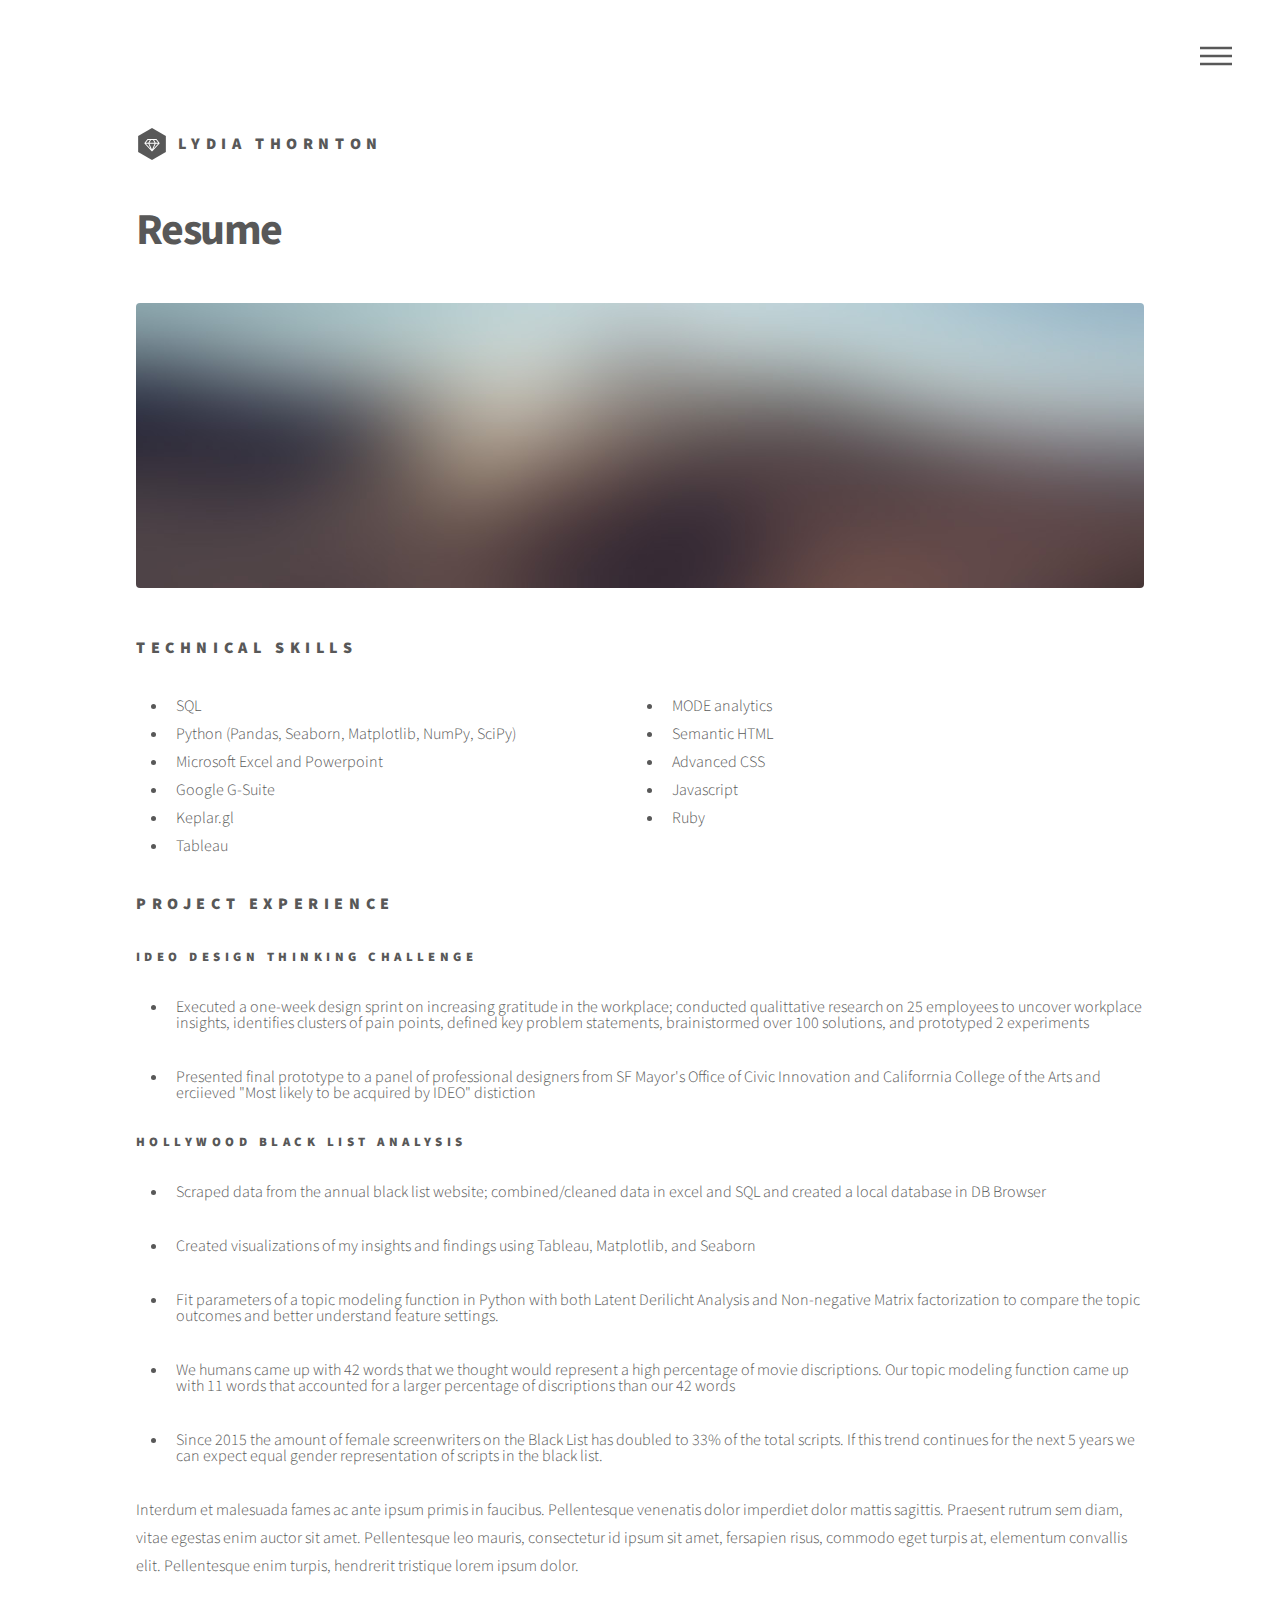
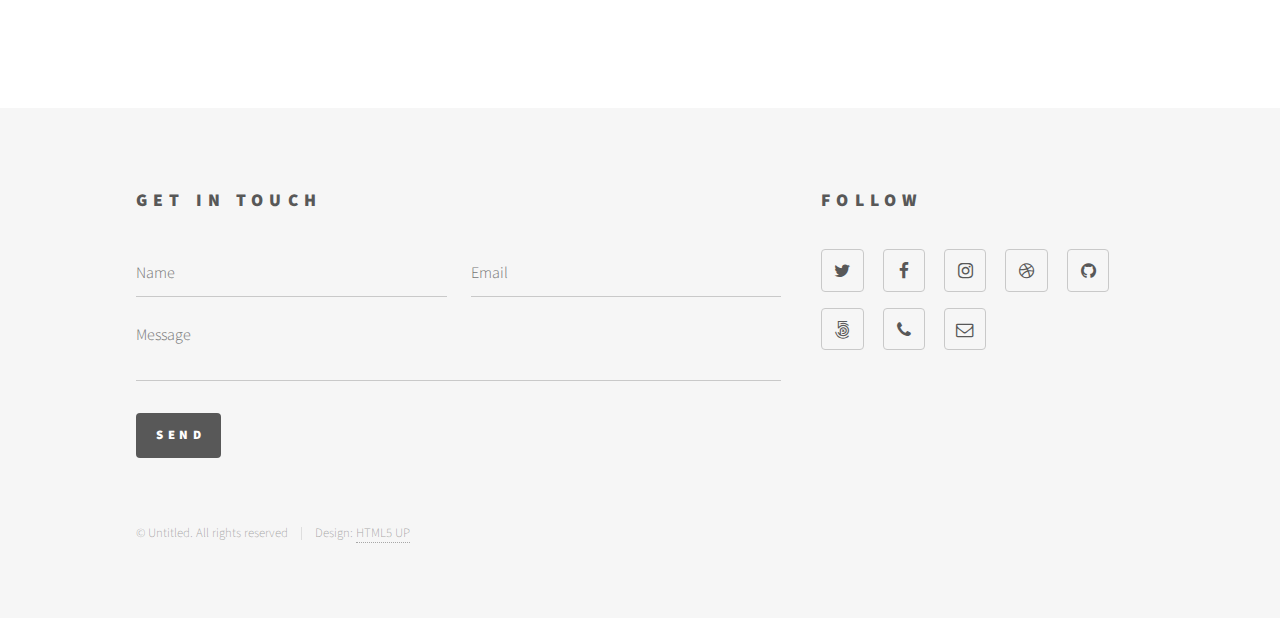
<file: html5up-phantom/resume.html>
<!DOCTYPE HTML>
<!--
	Phantom by HTML5 UP
	html5up.net | @ajlkn
	Free for personal and commercial use under the CCA 3.0 license (html5up.net/license)
-->
<html>
	<head>
		<title>Generic - Phantom by HTML5 UP</title>
		<meta charset="utf-8" />
		<meta name="viewport" content="width=device-width, initial-scale=1, user-scalable=no" />
		<link rel="stylesheet" href="assets/css/main.css" />
		<noscript><link rel="stylesheet" href="assets/css/noscript.css" /></noscript>
	</head>
	<body class="is-preload">
		<!-- Wrapper -->
			<div id="wrapper">

				<!-- Header -->
					<header id="header">
						<div class="inner">

							<!-- Logo -->
								<a href="index.html" class="logo">
									<span class="symbol"><img src="images/logo.svg" alt="" /></span><span class="title">Lydia Thornton</span>
								</a>

							<!-- Nav -->
								<nav>
									<ul>
										<li><a href="#menu">Menu</a></li>
									</ul>
								</nav>

						</div>
					</header>

				<!-- Menu -->
					<nav id="menu">
						<h2>Menu</h2>
						<ul>
							<li><a href="index.html">Home</a></li>
							<li><a href="generic.html">Ipsum veroeros</a></li>
							<li><a href="generic.html">Tempus etiam</a></li>
							<li><a href="generic.html">Consequat dolor</a></li>
							<li><a href="elements.html">Elements</a></li>
						</ul>
					</nav>

				<!-- Main -->
					<div id="main">
						<div class="inner">
							<h1>Resume</h1>
                            <span class="image main"><img src="images/pic13.jpg" alt="" /></span>
                            <h3>Technical Skills</h3>
							<ul id="horizontal-list">
                                <li>SQL</li>
                                <li>Python (Pandas, Seaborn, Matplotlib, NumPy, SciPy)</li>
                                <li>Microsoft Excel and Powerpoint</li>
                                <li>Google G-Suite</li>
                                <li>Keplar.gl</li>
                                <li>Tableau</li>
                                <li>MODE analytics</li>
                                <li>Semantic HTML</li>
                                <li>Advanced CSS</li>
                                <li>Javascript</li>
                                <li>Ruby</li>
                            </ul>
                            <h3>Project Experience</h3>
                            <h4>IDEO Design Thinking Challenge</h4>
                            <ul>
                                <li><p>Executed a one-week design sprint on increasing gratitude in the workplace; conducted qualittative research on 25 employees to uncover workplace insights, identifies clusters of pain points, defined key problem statements, brainistormed over 100 solutions, and prototyped 2 experiments</p></li>
                                <li><p>Presented final prototype to a panel of professional designers from SF Mayor's Office of Civic Innovation and Califorrnia College of the Arts and erciieved "Most likely to be acquired by IDEO" distiction</p></li>
                            </ul>
                            <h4>Hollywood Black List Analysis</h4>
                            <ul>
                                <li><p>Scraped data from the annual black list website; combined/cleaned data in excel and SQL and created a local database in DB Browser</p></li>
                                <li><p>Created visualizations of my insights and findings using Tableau, Matplotlib, and Seaborn</p></li>
                                <li><p>Fit parameters of a topic modeling function in Python with both Latent Derilicht Analysis and Non-negative Matrix factorization to compare the topic outcomes and better understand feature settings.</p></li>
                                <li><p>We humans came up with 42 words that we thought would represent a high percentage of movie discriptions. Our topic modeling function came up with 11 words that accounted for a larger percentage of discriptions than our 42 words </p></li>
                                <li><p>Since 2015 the amount of female screenwriters on the Black List has doubled to 33% of the total scripts. If this trend continues for the next 5 years we can expect equal gender representation of scripts in the black list.</p></li>
                            </ul>
							<p>Interdum et malesuada fames ac ante ipsum primis in faucibus. Pellentesque venenatis dolor imperdiet dolor mattis sagittis. Praesent rutrum sem diam, vitae egestas enim auctor sit amet. Pellentesque leo mauris, consectetur id ipsum sit amet, fersapien risus, commodo eget turpis at, elementum convallis elit. Pellentesque enim turpis, hendrerit tristique lorem ipsum dolor.</p>
						</div>
					</div>

				<!-- Footer -->
					<footer id="footer">
						<div class="inner">
							<section>
								<h2>Get in touch</h2>
								<form method="post" action="#">
									<div class="fields">
										<div class="field half">
											<input type="text" name="name" id="name" placeholder="Name" />
										</div>
										<div class="field half">
											<input type="email" name="email" id="email" placeholder="Email" />
										</div>
										<div class="field">
											<textarea name="message" id="message" placeholder="Message"></textarea>
										</div>
									</div>
									<ul class="actions">
										<li><input type="submit" value="Send" class="primary" /></li>
									</ul>
								</form>
							</section>
							<section>
								<h2>Follow</h2>
								<ul class="icons">
									<li><a href="#" class="icon style2 fa-twitter"><span class="label">Twitter</span></a></li>
									<li><a href="#" class="icon style2 fa-facebook"><span class="label">Facebook</span></a></li>
									<li><a href="#" class="icon style2 fa-instagram"><span class="label">Instagram</span></a></li>
									<li><a href="#" class="icon style2 fa-dribbble"><span class="label">Dribbble</span></a></li>
									<li><a href="#" class="icon style2 fa-github"><span class="label">GitHub</span></a></li>
									<li><a href="#" class="icon style2 fa-500px"><span class="label">500px</span></a></li>
									<li><a href="#" class="icon style2 fa-phone"><span class="label">Phone</span></a></li>
									<li><a href="#" class="icon style2 fa-envelope-o"><span class="label">Email</span></a></li>
								</ul>
							</section>
							<ul class="copyright">
								<li>&copy; Untitled. All rights reserved</li><li>Design: <a href="http://html5up.net">HTML5 UP</a></li>
							</ul>
						</div>
					</footer>

			</div>

		<!-- Scripts -->
			<script src="assets/js/jquery.min.js"></script>
			<script src="assets/js/browser.min.js"></script>
			<script src="assets/js/breakpoints.min.js"></script>
			<script src="assets/js/util.js"></script>
			<script src="assets/js/main.js"></script>

	</body>
</html>
</file>
<file: html5up-phantom/assets/css/noscript.css>
/*
	Phantom by HTML5 UP
	html5up.net | @ajlkn
	Free for personal and commercial use under the CCA 3.0 license (html5up.net/license)
*/

/* Tiles */

	body.is-preload .tiles article {
		-moz-transform: none;
		-webkit-transform: none;
		-ms-transform: none;
		transform: none;
		opacity: 1;
	}
</file>
<file: html5up-phantom/assets/css/main.css>
@import url(font-awesome.min.css);
@import url("https://fonts.googleapis.com/css?family=Source+Sans+Pro:300,700,900");

/*
	Phantom by HTML5 UP
	html5up.net | @ajlkn
	Free for personal and commercial use under the CCA 3.0 license (html5up.net/license)
*/

html, body, div, span, applet, object,
iframe, h1, h2, h3, h4, h5, h6, p, blockquote,
pre, a, abbr, acronym, address, big, cite,
code, del, dfn, em, img, ins, kbd, q, s, samp,
small, strike, strong, sub, sup, tt, var, b,
u, i, center, dl, dt, dd, ol, ul, li, fieldset,
form, label, legend, table, caption, tbody,
tfoot, thead, tr, th, td, article, aside,
canvas, details, embed, figure, figcaption,
footer, header, hgroup, menu, nav, output, ruby,
section, summary, time, mark, audio, video {
	margin: 0;
	padding: 0;
	border: 0;
	font-size: 100%;
	font: inherit;
	vertical-align: baseline;}

article, aside, details, figcaption, figure,
footer, header, hgroup, menu, nav, section {
	display: block;}

body {
	line-height: 1;
}

ol, ul {
	list-style: none;
}

blockquote, q {
	quotes: none;
}

	blockquote:before, blockquote:after, q:before, q:after {
		content: '';
		content: none;
	}

table {
	border-collapse: collapse;
	border-spacing: 0;
}

body {
	-webkit-text-size-adjust: none;
}

mark {
	background-color: transparent;
	color: inherit;
}

input::-moz-focus-inner {
	border: 0;
	padding: 0;
}

input, select, textarea {
	-moz-appearance: none;
	-webkit-appearance: none;
	-ms-appearance: none;
	appearance: none;
}

/* Basic */

	@-ms-viewport {
		width: device-width;
	}

	body {
		-ms-overflow-style: scrollbar;
	}

	@media screen and (max-width: 480px) {

		html, body {
			min-width: 320px;
		}

	}

	html {
		box-sizing: border-box;
	}

	*, *:before, *:after {
		box-sizing: inherit;
	}

	body {
		background: #ffffff;
	}

		body.is-preload *, body.is-preload *:before, body.is-preload *:after {
			-moz-animation: none !important;
			-webkit-animation: none !important;
			-ms-animation: none !important;
			animation: none !important;
			-moz-transition: none !important;
			-webkit-transition: none !important;
			-ms-transition: none !important;
			transition: none !important;
		}

/* Type */

	body, input, select, textarea {
		color: #585858;
		font-family: "Source Sans Pro", Helvetica, sans-serif;
		font-size: 16pt;
		font-weight: 300;
		line-height: 1.75;
	}

		@media screen and (max-width: 1680px) {

			body, input, select, textarea {
				font-size: 14pt;
			}

		}

		@media screen and (max-width: 1280px) {

			body, input, select, textarea {
				font-size: 12pt;
			}

		}

	a {
		-moz-transition: border-bottom-color 0.2s ease, color 0.2s ease;
		-webkit-transition: border-bottom-color 0.2s ease, color 0.2s ease;
		-ms-transition: border-bottom-color 0.2s ease, color 0.2s ease;
		transition: border-bottom-color 0.2s ease, color 0.2s ease;
		text-decoration: none;
		color: #585858;
		border-bottom: dotted 1px rgba(88, 88, 88, 0.5);
	}

		a:hover {
			border-bottom-color: transparent;
			color: #f2849e !important;
		}

	strong, b {
		font-weight: 900;
	}

	em, i {
		font-style: italic;
	}

	p {
		margin: 0 0 2em 0;
	}

	h1 {
		font-size: 2.75em;
		font-weight: 700;
		line-height: 1.3;
		margin: 0 0 1em 0;
		letter-spacing: -0.035em;
	}

		h1 a {
			color: inherit;
		}

		@media screen and (max-width: 736px) {

			h1 {
				font-size: 2em;
				margin: 0 0 1em 0;
			}

		}

		@media screen and (max-width: 360px) {

			h1 {
				font-size: 1.75em;
			}

		}

	h2, h3, h4, h5, h6 {
		font-weight: 900;
		line-height: 1.5;
		margin: 0 0 2em 0;
		text-transform: uppercase;
		letter-spacing: 0.35em;
	}

		h2 a, h3 a, h4 a, h5 a, h6 a {
			color: inherit;
		}

	h2 {
		font-size: 1.1em;
	}

	h3 {
		font-size: 1em;
	}

	h4 {
		font-size: 0.8em;
	}

	h5 {
		font-size: 0.8em;
	}

	h6 {
		font-size: 0.8em;
	}

	@media screen and (max-width: 980px) {

		h1 br, h2 br, h3 br, h4 br, h5 br, h6 br {
			display: none;
		}

	}

	@media screen and (max-width: 736px) {

		h2 {
			font-size: 1em;
		}

		h3 {
			font-size: 0.8em;
		}

	}

	sub {
		font-size: 0.8em;
		position: relative;
		top: 0.5em;
	}

	sup {
		font-size: 0.8em;
		position: relative;
		top: -0.5em;
	}

	blockquote {
		border-left: solid 4px #c9c9c9;
		font-style: italic;
		margin: 0 0 2em 0;
		padding: 0.5em 0 0.5em 2em;
	}

	code {
		background: rgba(144, 144, 144, 0.075);
		border-radius: 4px;
		border: solid 1px #c9c9c9;
		font-family: "Courier New", monospace;
		font-size: 0.9em;
		margin: 0 0.25em;
		padding: 0.25em 0.65em;
	}

	pre {
		-webkit-overflow-scrolling: touch;
		font-family: "Courier New", monospace;
		font-size: 0.9em;
		margin: 0 0 2em 0;
	}

		pre code {
			display: block;
			line-height: 1.75;
			padding: 1em 1.5em;
			overflow-x: auto;
		}

	hr {
		border: 0;
		border-bottom: solid 1px #c9c9c9;
		margin: 2em 0;
	}

		hr.major {
			margin: 3em 0;
		}

	.align-left {
		text-align: left;
	}

	.align-center {
		text-align: center;
	}

	.align-right {
		text-align: right;
	}

/* Row */

	.row {
		display: flex;
		flex-wrap: wrap;
		box-sizing: border-box;
		align-items: stretch;
	}

		.row > * {
			box-sizing: border-box;
		}

		.row.gtr-uniform > * > :last-child {
			margin-bottom: 0;
		}

		.row.aln-left {
			justify-content: flex-start;
		}

		.row.aln-center {
			justify-content: center;
		}

		.row.aln-right {
			justify-content: flex-end;
		}

		.row.aln-top {
			align-items: flex-start;
		}

		.row.aln-middle {
			align-items: center;
		}

		.row.aln-bottom {
			align-items: flex-end;
		}

		.row > .imp {
			order: -1;
		}

		.row > .col-1 {
			width: 8.3333333333%;
		}

		.row > .off-1 {
			margin-left: 8.3333333333%;
		}

		.row > .col-2 {
			width: 16.6666666667%;
		}

		.row > .off-2 {
			margin-left: 16.6666666667%;
		}

		.row > .col-3 {
			width: 25%;
		}

		.row > .off-3 {
			margin-left: 25%;
		}

		.row > .col-4 {
			width: 33.3333333333%;
		}

		.row > .off-4 {
			margin-left: 33.3333333333%;
		}

		.row > .col-5 {
			width: 41.6666666667%;
		}

		.row > .off-5 {
			margin-left: 41.6666666667%;
		}

		.row > .col-6 {
			width: 50%;
		}

		.row > .off-6 {
			margin-left: 50%;
		}

		.row > .col-7 {
			width: 58.3333333333%;
		}

		.row > .off-7 {
			margin-left: 58.3333333333%;
		}

		.row > .col-8 {
			width: 66.6666666667%;
		}

		.row > .off-8 {
			margin-left: 66.6666666667%;
		}

		.row > .col-9 {
			width: 75%;
		}

		.row > .off-9 {
			margin-left: 75%;
		}

		.row > .col-10 {
			width: 83.3333333333%;
		}

		.row > .off-10 {
			margin-left: 83.3333333333%;
		}

		.row > .col-11 {
			width: 91.6666666667%;
		}

		.row > .off-11 {
			margin-left: 91.6666666667%;
		}

		.row > .col-12 {
			width: 100%;
		}

		.row > .off-12 {
			margin-left: 100%;
		}

		.row.gtr-0 {
			margin-top: 0;
			margin-left: 0em;
		}

			.row.gtr-0 > * {
				padding: 0 0 0 0em;
			}

			.row.gtr-0.gtr-uniform {
				margin-top: 0em;
			}

				.row.gtr-0.gtr-uniform > * {
					padding-top: 0em;
				}

		.row.gtr-25 {
			margin-top: 0;
			margin-left: -0.5em;
		}

			.row.gtr-25 > * {
				padding: 0 0 0 0.5em;
			}

			.row.gtr-25.gtr-uniform {
				margin-top: -0.5em;
			}

				.row.gtr-25.gtr-uniform > * {
					padding-top: 0.5em;
				}

		.row.gtr-50 {
			margin-top: 0;
			margin-left: -1em;
		}

			.row.gtr-50 > * {
				padding: 0 0 0 1em;
			}

			.row.gtr-50.gtr-uniform {
				margin-top: -1em;
			}

				.row.gtr-50.gtr-uniform > * {
					padding-top: 1em;
				}

		.row {
			margin-top: 0;
			margin-left: -2em;
		}

			.row > * {
				padding: 0 0 0 2em;
			}

			.row.gtr-uniform {
				margin-top: -2em;
			}

				.row.gtr-uniform > * {
					padding-top: 2em;
				}

		.row.gtr-150 {
			margin-top: 0;
			margin-left: -3em;
		}

			.row.gtr-150 > * {
				padding: 0 0 0 3em;
			}

			.row.gtr-150.gtr-uniform {
				margin-top: -3em;
			}

				.row.gtr-150.gtr-uniform > * {
					padding-top: 3em;
				}

		.row.gtr-200 {
			margin-top: 0;
			margin-left: -4em;
		}

			.row.gtr-200 > * {
				padding: 0 0 0 4em;
			}

			.row.gtr-200.gtr-uniform {
				margin-top: -4em;
			}

				.row.gtr-200.gtr-uniform > * {
					padding-top: 4em;
				}

		@media screen and (max-width: 1680px) {

			.row {
				display: flex;
				flex-wrap: wrap;
				box-sizing: border-box;
				align-items: stretch;
			}

				.row > * {
					box-sizing: border-box;
				}

				.row.gtr-uniform > * > :last-child {
					margin-bottom: 0;
				}

				.row.aln-left {
					justify-content: flex-start;
				}

				.row.aln-center {
					justify-content: center;
				}

				.row.aln-right {
					justify-content: flex-end;
				}

				.row.aln-top {
					align-items: flex-start;
				}

				.row.aln-middle {
					align-items: center;
				}

				.row.aln-bottom {
					align-items: flex-end;
				}

				.row > .imp-xlarge {
					order: -1;
				}

				.row > .col-1-xlarge {
					width: 8.3333333333%;
				}

				.row > .off-1-xlarge {
					margin-left: 8.3333333333%;
				}

				.row > .col-2-xlarge {
					width: 16.6666666667%;
				}

				.row > .off-2-xlarge {
					margin-left: 16.6666666667%;
				}

				.row > .col-3-xlarge {
					width: 25%;
				}

				.row > .off-3-xlarge {
					margin-left: 25%;
				}

				.row > .col-4-xlarge {
					width: 33.3333333333%;
				}

				.row > .off-4-xlarge {
					margin-left: 33.3333333333%;
				}

				.row > .col-5-xlarge {
					width: 41.6666666667%;
				}

				.row > .off-5-xlarge {
					margin-left: 41.6666666667%;
				}

				.row > .col-6-xlarge {
					width: 50%;
				}

				.row > .off-6-xlarge {
					margin-left: 50%;
				}

				.row > .col-7-xlarge {
					width: 58.3333333333%;
				}

				.row > .off-7-xlarge {
					margin-left: 58.3333333333%;
				}

				.row > .col-8-xlarge {
					width: 66.6666666667%;
				}

				.row > .off-8-xlarge {
					margin-left: 66.6666666667%;
				}

				.row > .col-9-xlarge {
					width: 75%;
				}

				.row > .off-9-xlarge {
					margin-left: 75%;
				}

				.row > .col-10-xlarge {
					width: 83.3333333333%;
				}

				.row > .off-10-xlarge {
					margin-left: 83.3333333333%;
				}

				.row > .col-11-xlarge {
					width: 91.6666666667%;
				}

				.row > .off-11-xlarge {
					margin-left: 91.6666666667%;
				}

				.row > .col-12-xlarge {
					width: 100%;
				}

				.row > .off-12-xlarge {
					margin-left: 100%;
				}

				.row.gtr-0 {
					margin-top: 0;
					margin-left: 0em;
				}

					.row.gtr-0 > * {
						padding: 0 0 0 0em;
					}

					.row.gtr-0.gtr-uniform {
						margin-top: 0em;
					}

						.row.gtr-0.gtr-uniform > * {
							padding-top: 0em;
						}

				.row.gtr-25 {
					margin-top: 0;
					margin-left: -0.5em;
				}

					.row.gtr-25 > * {
						padding: 0 0 0 0.5em;
					}

					.row.gtr-25.gtr-uniform {
						margin-top: -0.5em;
					}

						.row.gtr-25.gtr-uniform > * {
							padding-top: 0.5em;
						}

				.row.gtr-50 {
					margin-top: 0;
					margin-left: -1em;
				}

					.row.gtr-50 > * {
						padding: 0 0 0 1em;
					}

					.row.gtr-50.gtr-uniform {
						margin-top: -1em;
					}

						.row.gtr-50.gtr-uniform > * {
							padding-top: 1em;
						}

				.row {
					margin-top: 0;
					margin-left: -2em;
				}

					.row > * {
						padding: 0 0 0 2em;
					}

					.row.gtr-uniform {
						margin-top: -2em;
					}

						.row.gtr-uniform > * {
							padding-top: 2em;
						}

				.row.gtr-150 {
					margin-top: 0;
					margin-left: -3em;
				}

					.row.gtr-150 > * {
						padding: 0 0 0 3em;
					}

					.row.gtr-150.gtr-uniform {
						margin-top: -3em;
					}

						.row.gtr-150.gtr-uniform > * {
							padding-top: 3em;
						}

				.row.gtr-200 {
					margin-top: 0;
					margin-left: -4em;
				}

					.row.gtr-200 > * {
						padding: 0 0 0 4em;
					}

					.row.gtr-200.gtr-uniform {
						margin-top: -4em;
					}

						.row.gtr-200.gtr-uniform > * {
							padding-top: 4em;
						}

		}

		@media screen and (max-width: 1280px) {

			.row {
				display: flex;
				flex-wrap: wrap;
				box-sizing: border-box;
				align-items: stretch;
			}

				.row > * {
					box-sizing: border-box;
				}

				.row.gtr-uniform > * > :last-child {
					margin-bottom: 0;
				}

				.row.aln-left {
					justify-content: flex-start;
				}

				.row.aln-center {
					justify-content: center;
				}

				.row.aln-right {
					justify-content: flex-end;
				}

				.row.aln-top {
					align-items: flex-start;
				}

				.row.aln-middle {
					align-items: center;
				}

				.row.aln-bottom {
					align-items: flex-end;
				}

				.row > .imp-large {
					order: -1;
				}

				.row > .col-1-large {
					width: 8.3333333333%;
				}

				.row > .off-1-large {
					margin-left: 8.3333333333%;
				}

				.row > .col-2-large {
					width: 16.6666666667%;
				}

				.row > .off-2-large {
					margin-left: 16.6666666667%;
				}

				.row > .col-3-large {
					width: 25%;
				}

				.row > .off-3-large {
					margin-left: 25%;
				}

				.row > .col-4-large {
					width: 33.3333333333%;
				}

				.row > .off-4-large {
					margin-left: 33.3333333333%;
				}

				.row > .col-5-large {
					width: 41.6666666667%;
				}

				.row > .off-5-large {
					margin-left: 41.6666666667%;
				}

				.row > .col-6-large {
					width: 50%;
				}

				.row > .off-6-large {
					margin-left: 50%;
				}

				.row > .col-7-large {
					width: 58.3333333333%;
				}

				.row > .off-7-large {
					margin-left: 58.3333333333%;
				}

				.row > .col-8-large {
					width: 66.6666666667%;
				}

				.row > .off-8-large {
					margin-left: 66.6666666667%;
				}

				.row > .col-9-large {
					width: 75%;
				}

				.row > .off-9-large {
					margin-left: 75%;
				}

				.row > .col-10-large {
					width: 83.3333333333%;
				}

				.row > .off-10-large {
					margin-left: 83.3333333333%;
				}

				.row > .col-11-large {
					width: 91.6666666667%;
				}

				.row > .off-11-large {
					margin-left: 91.6666666667%;
				}

				.row > .col-12-large {
					width: 100%;
				}

				.row > .off-12-large {
					margin-left: 100%;
				}

				.row.gtr-0 {
					margin-top: 0;
					margin-left: 0em;
				}

					.row.gtr-0 > * {
						padding: 0 0 0 0em;
					}

					.row.gtr-0.gtr-uniform {
						margin-top: 0em;
					}

						.row.gtr-0.gtr-uniform > * {
							padding-top: 0em;
						}

				.row.gtr-25 {
					margin-top: 0;
					margin-left: -0.5em;
				}

					.row.gtr-25 > * {
						padding: 0 0 0 0.5em;
					}

					.row.gtr-25.gtr-uniform {
						margin-top: -0.5em;
					}

						.row.gtr-25.gtr-uniform > * {
							padding-top: 0.5em;
						}

				.row.gtr-50 {
					margin-top: 0;
					margin-left: -1em;
				}

					.row.gtr-50 > * {
						padding: 0 0 0 1em;
					}

					.row.gtr-50.gtr-uniform {
						margin-top: -1em;
					}

						.row.gtr-50.gtr-uniform > * {
							padding-top: 1em;
						}

				.row {
					margin-top: 0;
					margin-left: -2em;
				}

					.row > * {
						padding: 0 0 0 2em;
					}

					.row.gtr-uniform {
						margin-top: -2em;
					}

						.row.gtr-uniform > * {
							padding-top: 2em;
						}

				.row.gtr-150 {
					margin-top: 0;
					margin-left: -3em;
				}

					.row.gtr-150 > * {
						padding: 0 0 0 3em;
					}

					.row.gtr-150.gtr-uniform {
						margin-top: -3em;
					}

						.row.gtr-150.gtr-uniform > * {
							padding-top: 3em;
						}

				.row.gtr-200 {
					margin-top: 0;
					margin-left: -4em;
				}

					.row.gtr-200 > * {
						padding: 0 0 0 4em;
					}

					.row.gtr-200.gtr-uniform {
						margin-top: -4em;
					}

						.row.gtr-200.gtr-uniform > * {
							padding-top: 4em;
						}

		}

		@media screen and (max-width: 980px) {

			.row {
				display: flex;
				flex-wrap: wrap;
				box-sizing: border-box;
				align-items: stretch;
			}

				.row > * {
					box-sizing: border-box;
				}

				.row.gtr-uniform > * > :last-child {
					margin-bottom: 0;
				}

				.row.aln-left {
					justify-content: flex-start;
				}

				.row.aln-center {
					justify-content: center;
				}

				.row.aln-right {
					justify-content: flex-end;
				}

				.row.aln-top {
					align-items: flex-start;
				}

				.row.aln-middle {
					align-items: center;
				}

				.row.aln-bottom {
					align-items: flex-end;
				}

				.row > .imp-medium {
					order: -1;
				}

				.row > .col-1-medium {
					width: 8.3333333333%;
				}

				.row > .off-1-medium {
					margin-left: 8.3333333333%;
				}

				.row > .col-2-medium {
					width: 16.6666666667%;
				}

				.row > .off-2-medium {
					margin-left: 16.6666666667%;
				}

				.row > .col-3-medium {
					width: 25%;
				}

				.row > .off-3-medium {
					margin-left: 25%;
				}

				.row > .col-4-medium {
					width: 33.3333333333%;
				}

				.row > .off-4-medium {
					margin-left: 33.3333333333%;
				}

				.row > .col-5-medium {
					width: 41.6666666667%;
				}

				.row > .off-5-medium {
					margin-left: 41.6666666667%;
				}

				.row > .col-6-medium {
					width: 50%;
				}

				.row > .off-6-medium {
					margin-left: 50%;
				}

				.row > .col-7-medium {
					width: 58.3333333333%;
				}

				.row > .off-7-medium {
					margin-left: 58.3333333333%;
				}

				.row > .col-8-medium {
					width: 66.6666666667%;
				}

				.row > .off-8-medium {
					margin-left: 66.6666666667%;
				}

				.row > .col-9-medium {
					width: 75%;
				}

				.row > .off-9-medium {
					margin-left: 75%;
				}

				.row > .col-10-medium {
					width: 83.3333333333%;
				}

				.row > .off-10-medium {
					margin-left: 83.3333333333%;
				}

				.row > .col-11-medium {
					width: 91.6666666667%;
				}

				.row > .off-11-medium {
					margin-left: 91.6666666667%;
				}

				.row > .col-12-medium {
					width: 100%;
				}

				.row > .off-12-medium {
					margin-left: 100%;
				}

				.row.gtr-0 {
					margin-top: 0;
					margin-left: 0em;
				}

					.row.gtr-0 > * {
						padding: 0 0 0 0em;
					}

					.row.gtr-0.gtr-uniform {
						margin-top: 0em;
					}

						.row.gtr-0.gtr-uniform > * {
							padding-top: 0em;
						}

				.row.gtr-25 {
					margin-top: 0;
					margin-left: -0.375em;
				}

					.row.gtr-25 > * {
						padding: 0 0 0 0.375em;
					}

					.row.gtr-25.gtr-uniform {
						margin-top: -0.375em;
					}

						.row.gtr-25.gtr-uniform > * {
							padding-top: 0.375em;
						}

				.row.gtr-50 {
					margin-top: 0;
					margin-left: -0.75em;
				}

					.row.gtr-50 > * {
						padding: 0 0 0 0.75em;
					}

					.row.gtr-50.gtr-uniform {
						margin-top: -0.75em;
					}

						.row.gtr-50.gtr-uniform > * {
							padding-top: 0.75em;
						}

				.row {
					margin-top: 0;
					margin-left: -1.5em;
				}

					.row > * {
						padding: 0 0 0 1.5em;
					}

					.row.gtr-uniform {
						margin-top: -1.5em;
					}

						.row.gtr-uniform > * {
							padding-top: 1.5em;
						}

				.row.gtr-150 {
					margin-top: 0;
					margin-left: -2.25em;
				}

					.row.gtr-150 > * {
						padding: 0 0 0 2.25em;
					}

					.row.gtr-150.gtr-uniform {
						margin-top: -2.25em;
					}

						.row.gtr-150.gtr-uniform > * {
							padding-top: 2.25em;
						}

				.row.gtr-200 {
					margin-top: 0;
					margin-left: -3em;
				}

					.row.gtr-200 > * {
						padding: 0 0 0 3em;
					}

					.row.gtr-200.gtr-uniform {
						margin-top: -3em;
					}

						.row.gtr-200.gtr-uniform > * {
							padding-top: 3em;
						}

		}

		@media screen and (max-width: 736px) {

			.row {
				display: flex;
				flex-wrap: wrap;
				box-sizing: border-box;
				align-items: stretch;
			}

				.row > * {
					box-sizing: border-box;
				}

				.row.gtr-uniform > * > :last-child {
					margin-bottom: 0;
				}

				.row.aln-left {
					justify-content: flex-start;
				}

				.row.aln-center {
					justify-content: center;
				}

				.row.aln-right {
					justify-content: flex-end;
				}

				.row.aln-top {
					align-items: flex-start;
				}

				.row.aln-middle {
					align-items: center;
				}

				.row.aln-bottom {
					align-items: flex-end;
				}

				.row > .imp-small {
					order: -1;
				}

				.row > .col-1-small {
					width: 8.3333333333%;
				}

				.row > .off-1-small {
					margin-left: 8.3333333333%;
				}

				.row > .col-2-small {
					width: 16.6666666667%;
				}

				.row > .off-2-small {
					margin-left: 16.6666666667%;
				}

				.row > .col-3-small {
					width: 25%;
				}

				.row > .off-3-small {
					margin-left: 25%;
				}

				.row > .col-4-small {
					width: 33.3333333333%;
				}

				.row > .off-4-small {
					margin-left: 33.3333333333%;
				}

				.row > .col-5-small {
					width: 41.6666666667%;
				}

				.row > .off-5-small {
					margin-left: 41.6666666667%;
				}

				.row > .col-6-small {
					width: 50%;
				}

				.row > .off-6-small {
					margin-left: 50%;
				}

				.row > .col-7-small {
					width: 58.3333333333%;
				}

				.row > .off-7-small {
					margin-left: 58.3333333333%;
				}

				.row > .col-8-small {
					width: 66.6666666667%;
				}

				.row > .off-8-small {
					margin-left: 66.6666666667%;
				}

				.row > .col-9-small {
					width: 75%;
				}

				.row > .off-9-small {
					margin-left: 75%;
				}

				.row > .col-10-small {
					width: 83.3333333333%;
				}

				.row > .off-10-small {
					margin-left: 83.3333333333%;
				}

				.row > .col-11-small {
					width: 91.6666666667%;
				}

				.row > .off-11-small {
					margin-left: 91.6666666667%;
				}

				.row > .col-12-small {
					width: 100%;
				}

				.row > .off-12-small {
					margin-left: 100%;
				}

				.row.gtr-0 {
					margin-top: 0;
					margin-left: 0em;
				}

					.row.gtr-0 > * {
						padding: 0 0 0 0em;
					}

					.row.gtr-0.gtr-uniform {
						margin-top: 0em;
					}

						.row.gtr-0.gtr-uniform > * {
							padding-top: 0em;
						}

				.row.gtr-25 {
					margin-top: 0;
					margin-left: -0.25em;
				}

					.row.gtr-25 > * {
						padding: 0 0 0 0.25em;
					}

					.row.gtr-25.gtr-uniform {
						margin-top: -0.25em;
					}

						.row.gtr-25.gtr-uniform > * {
							padding-top: 0.25em;
						}

				.row.gtr-50 {
					margin-top: 0;
					margin-left: -0.5em;
				}

					.row.gtr-50 > * {
						padding: 0 0 0 0.5em;
					}

					.row.gtr-50.gtr-uniform {
						margin-top: -0.5em;
					}

						.row.gtr-50.gtr-uniform > * {
							padding-top: 0.5em;
						}

				.row {
					margin-top: 0;
					margin-left: -1em;
				}

					.row > * {
						padding: 0 0 0 1em;
					}

					.row.gtr-uniform {
						margin-top: -1em;
					}

						.row.gtr-uniform > * {
							padding-top: 1em;
						}

				.row.gtr-150 {
					margin-top: 0;
					margin-left: -1.5em;
				}

					.row.gtr-150 > * {
						padding: 0 0 0 1.5em;
					}

					.row.gtr-150.gtr-uniform {
						margin-top: -1.5em;
					}

						.row.gtr-150.gtr-uniform > * {
							padding-top: 1.5em;
						}

				.row.gtr-200 {
					margin-top: 0;
					margin-left: -2em;
				}

					.row.gtr-200 > * {
						padding: 0 0 0 2em;
					}

					.row.gtr-200.gtr-uniform {
						margin-top: -2em;
					}

						.row.gtr-200.gtr-uniform > * {
							padding-top: 2em;
						}

		}

		@media screen and (max-width: 480px) {

			.row {
				display: flex;
				flex-wrap: wrap;
				box-sizing: border-box;
				align-items: stretch;
			}

				.row > * {
					box-sizing: border-box;
				}

				.row.gtr-uniform > * > :last-child {
					margin-bottom: 0;
				}

				.row.aln-left {
					justify-content: flex-start;
				}

				.row.aln-center {
					justify-content: center;
				}

				.row.aln-right {
					justify-content: flex-end;
				}

				.row.aln-top {
					align-items: flex-start;
				}

				.row.aln-middle {
					align-items: center;
				}

				.row.aln-bottom {
					align-items: flex-end;
				}

				.row > .imp-xsmall {
					order: -1;
				}

				.row > .col-1-xsmall {
					width: 8.3333333333%;
				}

				.row > .off-1-xsmall {
					margin-left: 8.3333333333%;
				}

				.row > .col-2-xsmall {
					width: 16.6666666667%;
				}

				.row > .off-2-xsmall {
					margin-left: 16.6666666667%;
				}

				.row > .col-3-xsmall {
					width: 25%;
				}

				.row > .off-3-xsmall {
					margin-left: 25%;
				}

				.row > .col-4-xsmall {
					width: 33.3333333333%;
				}

				.row > .off-4-xsmall {
					margin-left: 33.3333333333%;
				}

				.row > .col-5-xsmall {
					width: 41.6666666667%;
				}

				.row > .off-5-xsmall {
					margin-left: 41.6666666667%;
				}

				.row > .col-6-xsmall {
					width: 50%;
				}

				.row > .off-6-xsmall {
					margin-left: 50%;
				}

				.row > .col-7-xsmall {
					width: 58.3333333333%;
				}

				.row > .off-7-xsmall {
					margin-left: 58.3333333333%;
				}

				.row > .col-8-xsmall {
					width: 66.6666666667%;
				}

				.row > .off-8-xsmall {
					margin-left: 66.6666666667%;
				}

				.row > .col-9-xsmall {
					width: 75%;
				}

				.row > .off-9-xsmall {
					margin-left: 75%;
				}

				.row > .col-10-xsmall {
					width: 83.3333333333%;
				}

				.row > .off-10-xsmall {
					margin-left: 83.3333333333%;
				}

				.row > .col-11-xsmall {
					width: 91.6666666667%;
				}

				.row > .off-11-xsmall {
					margin-left: 91.6666666667%;
				}

				.row > .col-12-xsmall {
					width: 100%;
				}

				.row > .off-12-xsmall {
					margin-left: 100%;
				}

				.row.gtr-0 {
					margin-top: 0;
					margin-left: 0em;
				}

					.row.gtr-0 > * {
						padding: 0 0 0 0em;
					}

					.row.gtr-0.gtr-uniform {
						margin-top: 0em;
					}

						.row.gtr-0.gtr-uniform > * {
							padding-top: 0em;
						}

				.row.gtr-25 {
					margin-top: 0;
					margin-left: -0.25em;
				}

					.row.gtr-25 > * {
						padding: 0 0 0 0.25em;
					}

					.row.gtr-25.gtr-uniform {
						margin-top: -0.25em;
					}

						.row.gtr-25.gtr-uniform > * {
							padding-top: 0.25em;
						}

				.row.gtr-50 {
					margin-top: 0;
					margin-left: -0.5em;
				}

					.row.gtr-50 > * {
						padding: 0 0 0 0.5em;
					}

					.row.gtr-50.gtr-uniform {
						margin-top: -0.5em;
					}

						.row.gtr-50.gtr-uniform > * {
							padding-top: 0.5em;
						}

				.row {
					margin-top: 0;
					margin-left: -1em;
				}

					.row > * {
						padding: 0 0 0 1em;
					}

					.row.gtr-uniform {
						margin-top: -1em;
					}

						.row.gtr-uniform > * {
							padding-top: 1em;
						}

				.row.gtr-150 {
					margin-top: 0;
					margin-left: -1.5em;
				}

					.row.gtr-150 > * {
						padding: 0 0 0 1.5em;
					}

					.row.gtr-150.gtr-uniform {
						margin-top: -1.5em;
					}

						.row.gtr-150.gtr-uniform > * {
							padding-top: 1.5em;
						}

				.row.gtr-200 {
					margin-top: 0;
					margin-left: -2em;
				}

					.row.gtr-200 > * {
						padding: 0 0 0 2em;
					}

					.row.gtr-200.gtr-uniform {
						margin-top: -2em;
					}

						.row.gtr-200.gtr-uniform > * {
							padding-top: 2em;
						}

		}

/* Section/Article */

	section.special, article.special {
		text-align: center;
	}

	header p {
		margin-top: -1em;
	}

	@media screen and (max-width: 736px) {

		header p {
			margin-top: 0;
		}

	}

/* Icon */

	.icon {
		text-decoration: none;
		border-bottom: none;
		position: relative;
	}

		.icon:before {
			-moz-osx-font-smoothing: grayscale;
			-webkit-font-smoothing: antialiased;
			font-family: FontAwesome;
			font-style: normal;
			font-weight: normal;
			text-transform: none !important;
		}

		.icon > .label {
			display: none;
		}

		.icon.style2 {
			-moz-transition: background-color 0.2s ease-in-out, color 0.2s ease-in-out, border-color 0.2s ease-in-out;
			-webkit-transition: background-color 0.2s ease-in-out, color 0.2s ease-in-out, border-color 0.2s ease-in-out;
			-ms-transition: background-color 0.2s ease-in-out, color 0.2s ease-in-out, border-color 0.2s ease-in-out;
			transition: background-color 0.2s ease-in-out, color 0.2s ease-in-out, border-color 0.2s ease-in-out;
			background-color: transparent;
			border: solid 1px #c9c9c9;
			border-radius: 4px;
			width: 2.65em;
			height: 2.65em;
			display: inline-block;
			text-align: center;
			line-height: 2.65em;
			color: inherit;
		}

			.icon.style2:before {
				font-size: 1.1em;
			}

			.icon.style2:hover {
				color: #f2849e;
				border-color: #f2849e;
			}

			.icon.style2:active {
				background-color: rgba(242, 132, 158, 0.1);
			}

/* List */

	ol {
		list-style: decimal;
		margin: 0 0 2em 0;
		padding-left: 1.25em;
	}

		ol li {
			padding-left: 0.25em;
		}

	ul {
		list-style: disc;
		margin: 0 0 2em 0;
		padding-left: 1em;
		padding-left: 2em;
	}


		ul li {
			padding-left: 0.5em;
		}

		li p {
			line-height: 1;
		}

		#horizontal-list {
			columns: 2;
		}

		ul.alt {
			list-style: none;
			padding-left: 0;
		}

			ul.alt li {
				border-top: solid 1px #c9c9c9;
				padding: 0.5em 0;
			}

				ul.alt li:first-child {
					border-top: 0;
					padding-top: 0;
				}

	dl {
		margin: 0 0 2em 0;
	}

		dl dt {
			display: block;
			font-weight: 900;
			margin: 0 0 1em 0;
		}

		dl dd {
			margin-left: 2em;
		}

/* Actions */

	ul.actions {
		display: -moz-flex;
		display: -webkit-flex;
		display: -ms-flex;
		display: flex;
		cursor: default;
		list-style: none;
		margin-left: -1em;
		padding-left: 0;
	}

		ul.actions li {
			padding: 0 0 0 1em;
			vertical-align: middle;
		}

		ul.actions.special {
			-moz-justify-content: center;
			-webkit-justify-content: center;
			-ms-justify-content: center;
			justify-content: center;
			width: 100%;
			margin-left: 0;
		}

			ul.actions.special li:first-child {
				padding-left: 0;
			}

		ul.actions.stacked {
			-moz-flex-direction: column;
			-webkit-flex-direction: column;
			-ms-flex-direction: column;
			flex-direction: column;
			margin-left: 0;
		}

			ul.actions.stacked li {
				padding: 1.3em 0 0 0;
			}

				ul.actions.stacked li:first-child {
					padding-top: 0;
				}

		ul.actions.fit {
			width: calc(100% + 1em);
		}

			ul.actions.fit li {
				-moz-flex-grow: 1;
				-webkit-flex-grow: 1;
				-ms-flex-grow: 1;
				flex-grow: 1;
				-moz-flex-shrink: 1;
				-webkit-flex-shrink: 1;
				-ms-flex-shrink: 1;
				flex-shrink: 1;
				width: 100%;
			}

				ul.actions.fit li > * {
					width: 100%;
				}

			ul.actions.fit.stacked {
				width: 100%;
			}

		@media screen and (max-width: 480px) {

			ul.actions:not(.fixed) {
				-moz-flex-direction: column;
				-webkit-flex-direction: column;
				-ms-flex-direction: column;
				flex-direction: column;
				margin-left: 0;
				width: 100% !important;
			}

				ul.actions:not(.fixed) li {
					-moz-flex-grow: 1;
					-webkit-flex-grow: 1;
					-ms-flex-grow: 1;
					flex-grow: 1;
					-moz-flex-shrink: 1;
					-webkit-flex-shrink: 1;
					-ms-flex-shrink: 1;
					flex-shrink: 1;
					padding: 1em 0 0 0;
					text-align: center;
					width: 100%;
				}

					ul.actions:not(.fixed) li > * {
						width: 100%;
					}

					ul.actions:not(.fixed) li:first-child {
						padding-top: 0;
					}

					ul.actions:not(.fixed) li input[type="submit"],
					ul.actions:not(.fixed) li input[type="reset"],
					ul.actions:not(.fixed) li input[type="button"],
					ul.actions:not(.fixed) li button,
					ul.actions:not(.fixed) li .button {
						width: 100%;
					}

						ul.actions:not(.fixed) li input[type="submit"].icon:before,
						ul.actions:not(.fixed) li input[type="reset"].icon:before,
						ul.actions:not(.fixed) li input[type="button"].icon:before,
						ul.actions:not(.fixed) li button.icon:before,
						ul.actions:not(.fixed) li .button.icon:before {
							margin-left: -0.5rem;
						}

		}

/* Icons */

	ul.icons {
		cursor: default;
		list-style: none;
		padding-left: 0;
		margin: -1em 0 2em -1em;
	}

		ul.icons li {
			display: inline-block;
			padding: 1em 0 0 1em;
		}

/* Form */

	form {
		margin: 0 0 2em 0;
		overflow-x: hidden;
	}

		form > :last-child {
			margin-bottom: 0;
		}

		form > .fields {
			display: -moz-flex;
			display: -webkit-flex;
			display: -ms-flex;
			display: flex;
			-moz-flex-wrap: wrap;
			-webkit-flex-wrap: wrap;
			-ms-flex-wrap: wrap;
			flex-wrap: wrap;
			width: calc(100% + 3em);
			margin: -1.5em 0 2em -1.5em;
		}

			form > .fields > .field {
				-moz-flex-grow: 0;
				-webkit-flex-grow: 0;
				-ms-flex-grow: 0;
				flex-grow: 0;
				-moz-flex-shrink: 0;
				-webkit-flex-shrink: 0;
				-ms-flex-shrink: 0;
				flex-shrink: 0;
				padding: 1.5em 0 0 1.5em;
				width: calc(100% - 1.5em);
			}

				form > .fields > .field.half {
					width: calc(50% - 0.75em);
				}

				form > .fields > .field.third {
					width: calc(100%/3 - 0.5em);
				}

				form > .fields > .field.quarter {
					width: calc(25% - 0.375em);
				}

		@media screen and (max-width: 480px) {

			form > .fields {
				width: calc(100% + 3em);
				margin: -1.5em 0 2em -1.5em;
			}

				form > .fields > .field {
					padding: 1.5em 0 0 1.5em;
					width: calc(100% - 1.5em);
				}

					form > .fields > .field.half {
						width: calc(100% - 1.5em);
					}

					form > .fields > .field.third {
						width: calc(100% - 1.5em);
					}

					form > .fields > .field.quarter {
						width: calc(100% - 1.5em);
					}

		}

	label {
		display: block;
		font-size: 0.9em;
		font-weight: 900;
		margin: 0 0 1em 0;
	}

	input[type="text"],
	input[type="password"],
	input[type="email"],
	input[type="tel"],
	select,
	textarea {
		-moz-appearance: none;
		-webkit-appearance: none;
		-ms-appearance: none;
		appearance: none;
		background-color: transparent;
		border: none;
		border-radius: 0;
		border-bottom: solid 1px #c9c9c9;
		color: inherit;
		display: block;
		outline: 0;
		padding: 0;
		text-decoration: none;
		width: 100%;
	}

		input[type="text"]:invalid,
		input[type="password"]:invalid,
		input[type="email"]:invalid,
		input[type="tel"]:invalid,
		select:invalid,
		textarea:invalid {
			box-shadow: none;
		}

		input[type="text"]:focus,
		input[type="password"]:focus,
		input[type="email"]:focus,
		input[type="tel"]:focus,
		select:focus,
		textarea:focus {
			border-bottom-color: #f2849e;
			box-shadow: inset 0 -1px 0 0 #f2849e;
		}

	select {
		background-image: url("data:image/svg+xml;charset=utf8,%3Csvg xmlns='http://www.w3.org/2000/svg' width='40' height='40' preserveAspectRatio='none' viewBox='0 0 40 40'%3E%3Cpath d='M9.4,12.3l10.4,10.4l10.4-10.4c0.2-0.2,0.5-0.4,0.9-0.4c0.3,0,0.6,0.1,0.9,0.4l3.3,3.3c0.2,0.2,0.4,0.5,0.4,0.9 c0,0.4-0.1,0.6-0.4,0.9L20.7,31.9c-0.2,0.2-0.5,0.4-0.9,0.4c-0.3,0-0.6-0.1-0.9-0.4L4.3,17.3c-0.2-0.2-0.4-0.5-0.4-0.9 c0-0.4,0.1-0.6,0.4-0.9l3.3-3.3c0.2-0.2,0.5-0.4,0.9-0.4S9.1,12.1,9.4,12.3z' fill='%23c9c9c9' /%3E%3C/svg%3E");
		background-size: 1.25rem;
		background-repeat: no-repeat;
		background-position: calc(100% - 1rem) center;
		height: 3em;
		padding-right: 3em;
		text-overflow: ellipsis;
	}

		select option {
			background: #ffffff;
		}

		select:focus::-ms-value {
			background-color: transparent;
		}

		select::-ms-expand {
			display: none;
		}

	input[type="text"],
	input[type="password"],
	input[type="email"],
	select {
		height: 3em;
	}

	textarea {
		padding: 0;
		min-height: 3.75em;
	}

	input[type="checkbox"],
	input[type="radio"] {
		-moz-appearance: none;
		-webkit-appearance: none;
		-ms-appearance: none;
		appearance: none;
		display: block;
		float: left;
		margin-right: -2em;
		opacity: 0;
		width: 1em;
		z-index: -1;
	}

		input[type="checkbox"] + label,
		input[type="radio"] + label {
			text-decoration: none;
			color: #585858;
			cursor: pointer;
			display: inline-block;
			font-size: 1em;
			font-weight: 300;
			padding-left: 2.55em;
			padding-right: 0.75em;
			position: relative;
		}

			input[type="checkbox"] + label:before,
			input[type="radio"] + label:before {
				-moz-osx-font-smoothing: grayscale;
				-webkit-font-smoothing: antialiased;
				font-family: FontAwesome;
				font-style: normal;
				font-weight: normal;
				text-transform: none !important;
			}

			input[type="checkbox"] + label:before,
			input[type="radio"] + label:before {
				border-radius: 4px;
				border: solid 1px #c9c9c9;
				content: '';
				display: inline-block;
				height: 1.8em;
				left: 0;
				line-height: 1.725em;
				position: absolute;
				text-align: center;
				top: 0;
				width: 1.8em;
			}

		input[type="checkbox"]:checked + label:before,
		input[type="radio"]:checked + label:before {
			background: #585858;
			border-color: #585858;
			color: #ffffff;
			content: '\f00c';
		}

		input[type="checkbox"]:focus + label:before,
		input[type="radio"]:focus + label:before {
			border-color: #f2849e;
			box-shadow: 0 0 0 1px #f2849e;
		}

	input[type="checkbox"] + label:before {
		border-radius: 4px;
	}

	input[type="radio"] + label:before {
		border-radius: 100%;
	}

/* Box */

	.box {
		border-radius: 4px;
		border: solid 1px #c9c9c9;
		margin-bottom: 2em;
		padding: 1.5em;
	}

		.box > :last-child,
		.box > :last-child > :last-child,
		.box > :last-child > :last-child > :last-child {
			margin-bottom: 0;
		}

		.box.alt {
			border: 0;
			border-radius: 0;
			padding: 0;
		}

/* Image */

	.image {
		border-radius: 4px;
		border: 0;
		display: inline-block;
		position: relative;
	}

		.image img {
			border-radius: 4px;
			display: block;
		}

		.image.left, .image.right {
			max-width: 40%;
		}

			.image.left img, .image.right img {
				width: 100%;
			}

		.image.left {
			float: left;
			padding: 0 1.5em 1em 0;
			top: 0.25em;
		}

		.image.right {
			float: right;
			padding: 0 0 1em 1.5em;
			top: 0.25em;
		}

		.image.fit {
			display: block;
			margin: 0 0 2em 0;
			width: 100%;
		}

			.image.fit img {
				width: 100%;
			}

		.image.main {
			display: block;
			margin: 0 0 3em 0;
			width: 100%;
		}

			.image.main img {
				width: 100%;
			}

			@media screen and (max-width: 736px) {

				.image.main {
					margin: 0 0 2em 0;
				}

			}

/* Table */

	.table-wrapper {
		-webkit-overflow-scrolling: touch;
		overflow-x: auto;
	}

	table {
		margin: 0 0 2em 0;
		width: 100%;
	}

		table tbody tr {
			border: solid 1px #c9c9c9;
			border-left: 0;
			border-right: 0;
		}

			table tbody tr:nth-child(2n + 1) {
				background-color: rgba(144, 144, 144, 0.075);
			}

		table td {
			padding: 0.75em 0.75em;
		}

		table th {
			font-size: 0.9em;
			font-weight: 900;
			padding: 0 0.75em 0.75em 0.75em;
			text-align: left;
		}

		table thead {
			border-bottom: solid 2px #c9c9c9;
		}

		table tfoot {
			border-top: solid 2px #c9c9c9;
		}

		table.alt {
			border-collapse: separate;
		}

			table.alt tbody tr td {
				border: solid 1px #c9c9c9;
				border-left-width: 0;
				border-top-width: 0;
			}

				table.alt tbody tr td:first-child {
					border-left-width: 1px;
				}

			table.alt tbody tr:first-child td {
				border-top-width: 1px;
			}

			table.alt thead {
				border-bottom: 0;
			}

			table.alt tfoot {
				border-top: 0;
			}

/* Button */

	input[type="submit"],
	input[type="reset"],
	input[type="button"],
	button,
	.button {
		-moz-appearance: none;
		-webkit-appearance: none;
		-ms-appearance: none;
		appearance: none;
		-moz-transition: background-color 0.2s ease-in-out, color 0.2s ease-in-out, box-shadow 0.2s ease-in-out;
		-webkit-transition: background-color 0.2s ease-in-out, color 0.2s ease-in-out, box-shadow 0.2s ease-in-out;
		-ms-transition: background-color 0.2s ease-in-out, color 0.2s ease-in-out, box-shadow 0.2s ease-in-out;
		transition: background-color 0.2s ease-in-out, color 0.2s ease-in-out, box-shadow 0.2s ease-in-out;
		background-color: transparent;
		border-radius: 4px;
		border: 0;
		box-shadow: inset 0 0 0 2px #585858;
		color: #585858 !important;
		cursor: pointer;
		display: inline-block;
		font-size: 0.8em;
		font-weight: 900;
		height: 3.5em;
		letter-spacing: 0.35em;
		line-height: 3.45em;
		overflow: hidden;
		padding: 0 1.25em 0 1.6em;
		text-align: center;
		text-decoration: none;
		text-overflow: ellipsis;
		text-transform: uppercase;
		white-space: nowrap;
	}

		input[type="submit"].icon:before,
		input[type="reset"].icon:before,
		input[type="button"].icon:before,
		button.icon:before,
		.button.icon:before {
			margin-right: 0.5em;
		}

		input[type="submit"].fit,
		input[type="reset"].fit,
		input[type="button"].fit,
		button.fit,
		.button.fit {
			width: 100%;
		}

		input[type="submit"]:hover,
		input[type="reset"]:hover,
		input[type="button"]:hover,
		button:hover,
		.button:hover {
			color: #f2849e !important;
			box-shadow: inset 0 0 0 2px #f2849e;
		}

		input[type="submit"]:active,
		input[type="reset"]:active,
		input[type="button"]:active,
		button:active,
		.button:active {
			background-color: rgba(242, 132, 158, 0.1);
		}

		input[type="submit"].small,
		input[type="reset"].small,
		input[type="button"].small,
		button.small,
		.button.small {
			font-size: 0.6em;
		}

		input[type="submit"].large,
		input[type="reset"].large,
		input[type="button"].large,
		button.large,
		.button.large {
			font-size: 1em;
		}

		input[type="submit"].primary,
		input[type="reset"].primary,
		input[type="button"].primary,
		button.primary,
		.button.primary {
			box-shadow: none;
			background-color: #585858;
			color: #ffffff !important;
		}

			input[type="submit"].primary:hover,
			input[type="reset"].primary:hover,
			input[type="button"].primary:hover,
			button.primary:hover,
			.button.primary:hover {
				background-color: #f2849e;
			}

			input[type="submit"].primary:active,
			input[type="reset"].primary:active,
			input[type="button"].primary:active,
			button.primary:active,
			.button.primary:active {
				background-color: #ee5f81;
			}

		input[type="submit"].disabled, input[type="submit"]:disabled,
		input[type="reset"].disabled,
		input[type="reset"]:disabled,
		input[type="button"].disabled,
		input[type="button"]:disabled,
		button.disabled,
		button:disabled,
		.button.disabled,
		.button:disabled {
			pointer-events: none;
			opacity: 0.25;
		}

/* Tiles */

	.tiles {
		display: -moz-flex;
		display: -webkit-flex;
		display: -ms-flex;
		display: flex;
		-moz-flex-wrap: wrap;
		-webkit-flex-wrap: wrap;
		-ms-flex-wrap: wrap;
		flex-wrap: wrap;
		postiion: relative;
		margin: -2.5em 0 0 -2.5em;
	}

		.tiles article {
			-moz-transition: -moz-transform 0.5s ease, opacity 0.5s ease;
			-webkit-transition: -webkit-transform 0.5s ease, opacity 0.5s ease;
			-ms-transition: -ms-transform 0.5s ease, opacity 0.5s ease;
			transition: transform 0.5s ease, opacity 0.5s ease;
			position: relative;
			width: calc(33.3333333333% - 2.5em);
			margin: 2.5em 0 0 2.5em;
		}

			.tiles article > .image {
				-moz-transition: -moz-transform 0.5s ease;
				-webkit-transition: -webkit-transform 0.5s ease;
				-ms-transition: -ms-transform 0.5s ease;
				transition: transform 0.5s ease;
				position: relative;
				display: block;
				width: 100%;
				border-radius: 4px;
				overflow: hidden;
			}

				.tiles article > .image img {
					display: block;
					width: 100%;
				}

				.tiles article > .image:before {
					pointer-events: none;
					-moz-transition: background-color 0.5s ease, opacity 0.5s ease;
					-webkit-transition: background-color 0.5s ease, opacity 0.5s ease;
					-ms-transition: background-color 0.5s ease, opacity 0.5s ease;
					transition: background-color 0.5s ease, opacity 0.5s ease;
					content: '';
					display: block;
					position: absolute;
					top: 0;
					left: 0;
					width: 100%;
					height: 100%;
					opacity: 1.0;
					z-index: 1;
					opacity: 0.8;
				}

				.tiles article > .image:after {
					pointer-events: none;
					-moz-transition: opacity 0.5s ease;
					-webkit-transition: opacity 0.5s ease;
					-ms-transition: opacity 0.5s ease;
					transition: opacity 0.5s ease;
					content: '';
					display: block;
					position: absolute;
					top: 0;
					left: 0;
					width: 100%;
					height: 100%;
					background-image: url("data:image/svg+xml;charset=utf8,%3Csvg xmlns='http://www.w3.org/2000/svg' width='100' height='100' viewBox='0 0 100 100' preserveAspectRatio='none'%3E%3Cstyle%3Eline %7B stroke-width: 0.25px%3B stroke: %23ffffff%3B %7D%3C/style%3E%3Cline x1='0' y1='0' x2='100' y2='100' /%3E%3Cline x1='100' y1='0' x2='0' y2='100' /%3E%3C/svg%3E");
					background-position: center;
					background-repeat: no-repeat;
					background-size: 100% 100%;
					opacity: 0.25;
					z-index: 2;
				}

			.tiles article > a {
				display: -moz-flex;
				display: -webkit-flex;
				display: -ms-flex;
				display: flex;
				-moz-flex-direction: column;
				-webkit-flex-direction: column;
				-ms-flex-direction: column;
				flex-direction: column;
				-moz-align-items: center;
				-webkit-align-items: center;
				-ms-align-items: center;
				align-items: center;
				-moz-justify-content: center;
				-webkit-justify-content: center;
				-ms-justify-content: center;
				justify-content: center;
				-moz-transition: background-color 0.5s ease, -moz-transform 0.5s ease;
				-webkit-transition: background-color 0.5s ease, -webkit-transform 0.5s ease;
				-ms-transition: background-color 0.5s ease, -ms-transform 0.5s ease;
				transition: background-color 0.5s ease, transform 0.5s ease;
				position: absolute;
				top: 0;
				left: 0;
				width: 100%;
				height: 100%;
				padding: 1em;
				border-radius: 4px;
				border-bottom: 0;
				color: #ffffff;
				text-align: center;
				text-decoration: none;
				z-index: 3;
			}

				.tiles article > a > :last-child {
					margin: 0;
				}

				.tiles article > a:hover {
					color: #ffffff !important;
				}

				.tiles article > a h2 {
					margin: 0;
				}

				.tiles article > a .content {
					-moz-transition: max-height 0.5s ease, opacity 0.5s ease;
					-webkit-transition: max-height 0.5s ease, opacity 0.5s ease;
					-ms-transition: max-height 0.5s ease, opacity 0.5s ease;
					transition: max-height 0.5s ease, opacity 0.5s ease;
					width: 100%;
					max-height: 0;
					line-height: 1.5;
					margin-top: 0.35em;
					opacity: 0;
				}

					.tiles article > a .content > :last-child {
						margin-bottom: 0;
					}

			.tiles article.style1 > .image:before {
				background-color: #f2849e;
			}

			.tiles article.style2 > .image:before {
				background-color: #7ecaf6;
			}

			.tiles article.style3 > .image:before {
				background-color: #7bd0c1;
			}

			.tiles article.style4 > .image:before {
				background-color: #c75b9b;
			}

			.tiles article.style5 > .image:before {
				background-color: #ae85ca;
			}

			.tiles article.style6 > .image:before {
				background-color: #8499e7;
			}

			body:not(.is-touch) .tiles article:hover > .image {
				-moz-transform: scale(1.1);
				-webkit-transform: scale(1.1);
				-ms-transform: scale(1.1);
				transform: scale(1.1);
			}

				body:not(.is-touch) .tiles article:hover > .image:before {
					background-color: #333333;
					opacity: 0.35;
				}

				body:not(.is-touch) .tiles article:hover > .image:after {
					opacity: 0;
				}

			body:not(.is-touch) .tiles article:hover .content {
				max-height: 15em;
				opacity: 1;
			}

		* + .tiles {
			margin-top: 2em;
		}

		body.is-preload .tiles article {
			-moz-transform: scale(0.9);
			-webkit-transform: scale(0.9);
			-ms-transform: scale(0.9);
			transform: scale(0.9);
			opacity: 0;
		}

		body.is-touch .tiles article .content {
			max-height: 15em;
			opacity: 1;
		}

		@media screen and (max-width: 1280px) {

			.tiles {
				margin: -1.25em 0 0 -1.25em;
			}

				.tiles article {
					width: calc(33.3333333333% - 1.25em);
					margin: 1.25em 0 0 1.25em;
				}

		}

		@media screen and (max-width: 980px) {

			.tiles {
				margin: -2.5em 0 0 -2.5em;
			}

				.tiles article {
					width: calc(50% - 2.5em);
					margin: 2.5em 0 0 2.5em;
				}

		}

		@media screen and (max-width: 736px) {

			.tiles {
				margin: -1.25em 0 0 -1.25em;
			}

				.tiles article {
					width: calc(50% - 1.25em);
					margin: 1.25em 0 0 1.25em;
				}

					.tiles article:hover > .image {
						-moz-transform: scale(1.0);
						-webkit-transform: scale(1.0);
						-ms-transform: scale(1.0);
						transform: scale(1.0);
					}

		}

		@media screen and (max-width: 480px) {

			.tiles {
				margin: 0;
			}

				.tiles article {
					width: 100%;
					margin: 1.25em 0 0 0;
				}

		}

/* Header */

	#header {
		padding: 8em 0 0.1em 0 ;
	}

		#header .logo {
			display: block;
			border-bottom: 0;
			color: inherit;
			font-weight: 900;
			letter-spacing: 0.35em;
			margin: 0 0 2.5em 0;
			text-decoration: none;
			text-transform: uppercase;
			display: inline-block;
		}

			#header .logo > * {
				display: inline-block;
				vertical-align: middle;
			}

			#header .logo .symbol {
				margin-right: 0.65em;
			}

				#header .logo .symbol img {
					display: block;
					width: 2em;
					height: 2em;
				}

		#header nav {
			position: fixed;
			right: 2em;
			top: 2em;
			z-index: 10000;
		}

			#header nav ul {
				display: -moz-flex;
				display: -webkit-flex;
				display: -ms-flex;
				display: flex;
				-moz-align-items: center;
				-webkit-align-items: center;
				-ms-align-items: center;
				align-items: center;
				list-style: none;
				margin: 0;
				padding: 0;
			}

				#header nav ul li {
					display: block;
					padding: 0;
				}

					#header nav ul li a {
						display: block;
						position: relative;
						height: 3em;
						line-height: 3em;
						padding: 0 1.5em;
						background-color: rgba(255, 255, 255, 0.5);
						border-radius: 4px;
						border: 0;
						font-size: 0.8em;
						font-weight: 900;
						letter-spacing: 0.35em;
						text-transform: uppercase;
					}

					#header nav ul li a[href="#menu"] {
						-webkit-tap-highlight-color: transparent;
						width: 4em;
						text-indent: 4em;
						font-size: 1em;
						overflow: hidden;
						padding: 0;
						white-space: nowrap;
					}

						#header nav ul li a[href="#menu"]:before, #header nav ul li a[href="#menu"]:after {
							-moz-transition: opacity 0.2s ease;
							-webkit-transition: opacity 0.2s ease;
							-ms-transition: opacity 0.2s ease;
							transition: opacity 0.2s ease;
							content: '';
							display: block;
							position: absolute;
							top: 0;
							left: 0;
							width: 100%;
							height: 100%;
							background-position: center;
							background-repeat: no-repeat;
							background-size: 2em 2em;
						}

						#header nav ul li a[href="#menu"]:before {
							background-image: url("data:image/svg+xml;charset=utf8,%3Csvg xmlns='http://www.w3.org/2000/svg' width='100' height='100' viewBox='0 0 100 100' preserveAspectRatio='none'%3E%3Cstyle%3Eline %7B stroke-width: 8px%3B stroke: %23f2849e%3B %7D%3C/style%3E%3Cline x1='0' y1='25' x2='100' y2='25' /%3E%3Cline x1='0' y1='50' x2='100' y2='50' /%3E%3Cline x1='0' y1='75' x2='100' y2='75' /%3E%3C/svg%3E");
							opacity: 0;
						}

						#header nav ul li a[href="#menu"]:after {
							background-image: url("data:image/svg+xml;charset=utf8,%3Csvg xmlns='http://www.w3.org/2000/svg' width='100' height='100' viewBox='0 0 100 100' preserveAspectRatio='none'%3E%3Cstyle%3Eline %7B stroke-width: 8px%3B stroke: %23585858%3B %7D%3C/style%3E%3Cline x1='0' y1='25' x2='100' y2='25' /%3E%3Cline x1='0' y1='50' x2='100' y2='50' /%3E%3Cline x1='0' y1='75' x2='100' y2='75' /%3E%3C/svg%3E");
							opacity: 1;
						}

						#header nav ul li a[href="#menu"]:hover:before {
							opacity: 1;
						}

						#header nav ul li a[href="#menu"]:hover:after {
							opacity: 0;
						}

		@media screen and (max-width: 736px) {

			#header {
				padding: 4em 0 0.1em 0 ;
			}

				#header nav {
					right: 0.5em;
					top: 0.5em;
				}

					#header nav ul li a[href="#menu"]:before, #header nav ul li a[href="#menu"]:after {
						background-size: 1.5em 1.5em;
					}

		}

/* Menu */

	#wrapper {
		-moz-transition: opacity 0.45s ease;
		-webkit-transition: opacity 0.45s ease;
		-ms-transition: opacity 0.45s ease;
		transition: opacity 0.45s ease;
		opacity: 1;
	}

	#menu {
		-moz-transform: translateX(22em);
		-webkit-transform: translateX(22em);
		-ms-transform: translateX(22em);
		transform: translateX(22em);
		-moz-transition: -moz-transform 0.45s ease, visibility 0.45s;
		-webkit-transition: -webkit-transform 0.45s ease, visibility 0.45s;
		-ms-transition: -ms-transform 0.45s ease, visibility 0.45s;
		transition: transform 0.45s ease, visibility 0.45s;
		position: fixed;
		top: 0;
		right: 0;
		width: 22em;
		max-width: 80%;
		height: 100%;
		-webkit-overflow-scrolling: touch;
		background: #585858;
		color: #ffffff;
		cursor: default;
		visibility: hidden;
		z-index: 10002;
	}

		#menu > .inner {
			-moz-transition: opacity 0.45s ease;
			-webkit-transition: opacity 0.45s ease;
			-ms-transition: opacity 0.45s ease;
			transition: opacity 0.45s ease;
			-webkit-overflow-scrolling: touch;
			position: absolute;
			top: 0;
			left: 0;
			width: 100%;
			height: 100%;
			padding: 2.75em;
			opacity: 0;
			overflow-y: auto;
		}

			#menu > .inner > ul {
				list-style: none;
				margin: 0 0 1em 0;
				padding: 0;
			}

				#menu > .inner > ul > li {
					padding: 0;
					border-top: solid 1px rgba(255, 255, 255, 0.15);
				}

					#menu > .inner > ul > li a {
						display: block;
						padding: 1em 0;
						line-height: 1.5;
						border: 0;
						color: inherit;
					}

					#menu > .inner > ul > li:first-child {
						border-top: 0;
						margin-top: -1em;
					}

		#menu > .close {
			-moz-transition: opacity 0.45s ease, -moz-transform 0.45s ease;
			-webkit-transition: opacity 0.45s ease, -webkit-transform 0.45s ease;
			-ms-transition: opacity 0.45s ease, -ms-transform 0.45s ease;
			transition: opacity 0.45s ease, transform 0.45s ease;
			-moz-transform: scale(0.25) rotate(180deg);
			-webkit-transform: scale(0.25) rotate(180deg);
			-ms-transform: scale(0.25) rotate(180deg);
			transform: scale(0.25) rotate(180deg);
			-webkit-tap-highlight-color: transparent;
			display: block;
			position: absolute;
			top: 2em;
			left: -6em;
			width: 6em;
			text-indent: 6em;
			height: 3em;
			border: 0;
			font-size: 1em;
			opacity: 0;
			overflow: hidden;
			padding: 0;
			white-space: nowrap;
		}

			#menu > .close:before, #menu > .close:after {
				-moz-transition: opacity 0.2s ease;
				-webkit-transition: opacity 0.2s ease;
				-ms-transition: opacity 0.2s ease;
				transition: opacity 0.2s ease;
				content: '';
				display: block;
				position: absolute;
				top: 0;
				left: 0;
				width: 100%;
				height: 100%;
				background-position: center;
				background-repeat: no-repeat;
				background-size: 2em 2em;
			}

			#menu > .close:before {
				background-image: url("data:image/svg+xml;charset=utf8,%3Csvg xmlns='http://www.w3.org/2000/svg' width='100' height='100' viewBox='0 0 100 100' preserveAspectRatio='none'%3E%3Cstyle%3Eline %7B stroke-width: 8px%3B stroke: %23f2849e%3B %7D%3C/style%3E%3Cline x1='15' y1='15' x2='85' y2='85' /%3E%3Cline x1='85' y1='15' x2='15' y2='85' /%3E%3C/svg%3E");
				opacity: 0;
			}

			#menu > .close:after {
				background-image: url("data:image/svg+xml;charset=utf8,%3Csvg xmlns='http://www.w3.org/2000/svg' width='100' height='100' viewBox='0 0 100 100' preserveAspectRatio='none'%3E%3Cstyle%3Eline %7B stroke-width: 8px%3B stroke: %23585858%3B %7D%3C/style%3E%3Cline x1='15' y1='15' x2='85' y2='85' /%3E%3Cline x1='85' y1='15' x2='15' y2='85' /%3E%3C/svg%3E");
				opacity: 1;
			}

			#menu > .close:hover:before {
				opacity: 1;
			}

			#menu > .close:hover:after {
				opacity: 0;
			}

		@media screen and (max-width: 736px) {

			#menu {
				-moz-transform: translateX(16.5em);
				-webkit-transform: translateX(16.5em);
				-ms-transform: translateX(16.5em);
				transform: translateX(16.5em);
				width: 16.5em;
			}

				#menu > .inner {
					padding: 2.75em 1.5em;
				}

				#menu > .close {
					top: 0.5em;
					left: -4.25em;
					width: 4.25em;
					text-indent: 4.25em;
				}

					#menu > .close:before, #menu > .close:after {
						background-size: 1.5em 1.5em;
					}

		}

	body.is-menu-visible #wrapper {
		pointer-events: none;
		cursor: default;
		opacity: 0.25;
	}

	body.is-menu-visible #menu {
		-moz-transform: translateX(0);
		-webkit-transform: translateX(0);
		-ms-transform: translateX(0);
		transform: translateX(0);
		visibility: visible;
	}

		body.is-menu-visible #menu > * {
			opacity: 1;
		}

		body.is-menu-visible #menu .close {
			-moz-transform: scale(1.0) rotate(0deg);
			-webkit-transform: scale(1.0) rotate(0deg);
			-ms-transform: scale(1.0) rotate(0deg);
			transform: scale(1.0) rotate(0deg);
			opacity: 1;
		}

/* Main */

	#main {
		padding: 0em 0 6em 0 ;
	}

		@media screen and (max-width: 736px) {

			#main {
				padding: 0em 0 4em 0 ;
			}

		}

/* Footer */

	#footer {
		padding: 5em 0 6em 0 ;
		background-color: #f6f6f6;
	}

		#footer > .inner {
			display: -moz-flex;
			display: -webkit-flex;
			display: -ms-flex;
			display: flex;
			-moz-flex-wrap: wrap;
			-webkit-flex-wrap: wrap;
			-ms-flex-wrap: wrap;
			flex-wrap: wrap;
			-moz-flex-direction: row;
			-webkit-flex-direction: row;
			-ms-flex-direction: row;
			flex-direction: row;
		}

			#footer > .inner > * > :last-child {
				margin-bottom: 0;
			}

			#footer > .inner section:nth-child(1) {
				width: calc(66% - 2.5em);
				margin-right: 2.5em;
			}

			#footer > .inner section:nth-child(2) {
				width: calc(33% - 2.5em);
				margin-left: 2.5em;
			}

			#footer > .inner .copyright {
				width: 100%;
				padding: 0;
				margin-top: 5em;
				list-style: none;
				font-size: 0.8em;
				color: rgba(88, 88, 88, 0.5);
			}

				#footer > .inner .copyright a {
					color: inherit;
				}

				#footer > .inner .copyright li {
					display: inline-block;
					border-left: solid 1px rgba(88, 88, 88, 0.15);
					line-height: 1;
					padding: 0 0 0 1em;
					margin: 0 0 0 1em;
				}

					#footer > .inner .copyright li:first-child {
						border-left: 0;
						padding-left: 0;
						margin-left: 0;
					}

		@media screen and (max-width: 1280px) {

			#footer {
				padding: 5em 0 3em 0 ;
			}

				#footer > .inner section:nth-child(1) {
					width: calc(66% - 1.25em);
					margin-right: 1.25em;
				}

				#footer > .inner section:nth-child(2) {
					width: calc(33% - 1.25em);
					margin-left: 1.25em;
				}

		}

		@media screen and (max-width: 980px) {

			#footer > .inner section:nth-child(1) {
				width: 66%;
				margin-right: 0;
			}

			#footer > .inner section:nth-child(2) {
				width: calc(33% - 2.5em);
				margin-left: 2.5em;
			}

		}

		@media screen and (max-width: 736px) {

			#footer {
				padding: 3em 0 1em 0 ;
			}

				#footer > .inner {
					-moz-flex-direction: column;
					-webkit-flex-direction: column;
					-ms-flex-direction: column;
					flex-direction: column;
				}

					#footer > .inner section:nth-child(1) {
						width: 100%;
						margin-right: 0;
						margin: 3em 0 0 0;
					}

					#footer > .inner section:nth-child(2) {
						-moz-order: -1;
						-webkit-order: -1;
						-ms-order: -1;
						order: -1;
						width: 100%;
						margin-left: 0;
					}

					#footer > .inner .copyright {
						margin-top: 3em;
					}

		}

		@media screen and (max-width: 480px) {

			#footer > .inner .copyright {
				margin-top: 3em;
			}

				#footer > .inner .copyright li {
					border-left: 0;
					padding-left: 0;
					margin: 0.75em 0 0 0;
					display: block;
					line-height: inherit;
				}

					#footer > .inner .copyright li:first-child {
						margin-top: 0;
					}

		}

/* Wrapper */

	#wrapper > * > .inner {
		width: 100%;
		max-width: 68em;
		margin: 0 auto;
		padding: 0 2.5em;
	}

		@media screen and (max-width: 736px) {

			#wrapper > * > .inner {
				padding: 0 1.25em;
			}

		}
</file>
